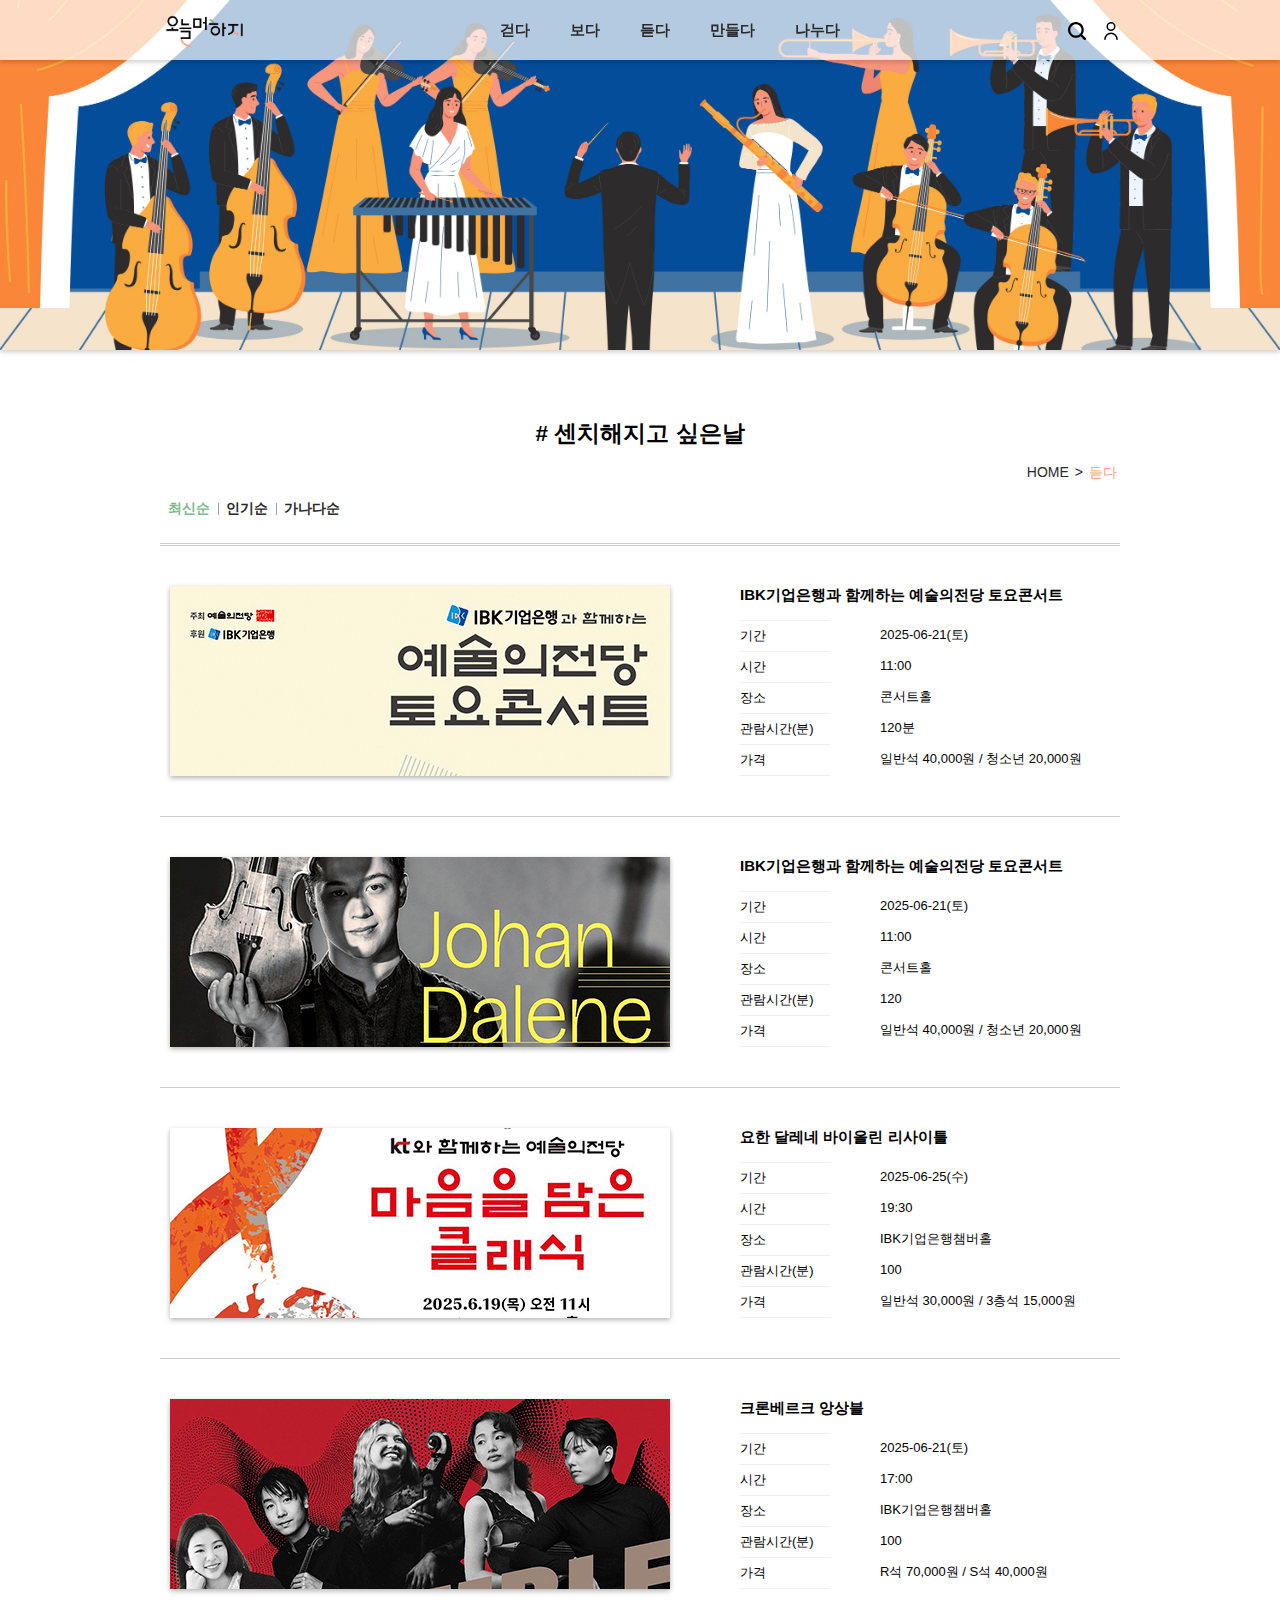
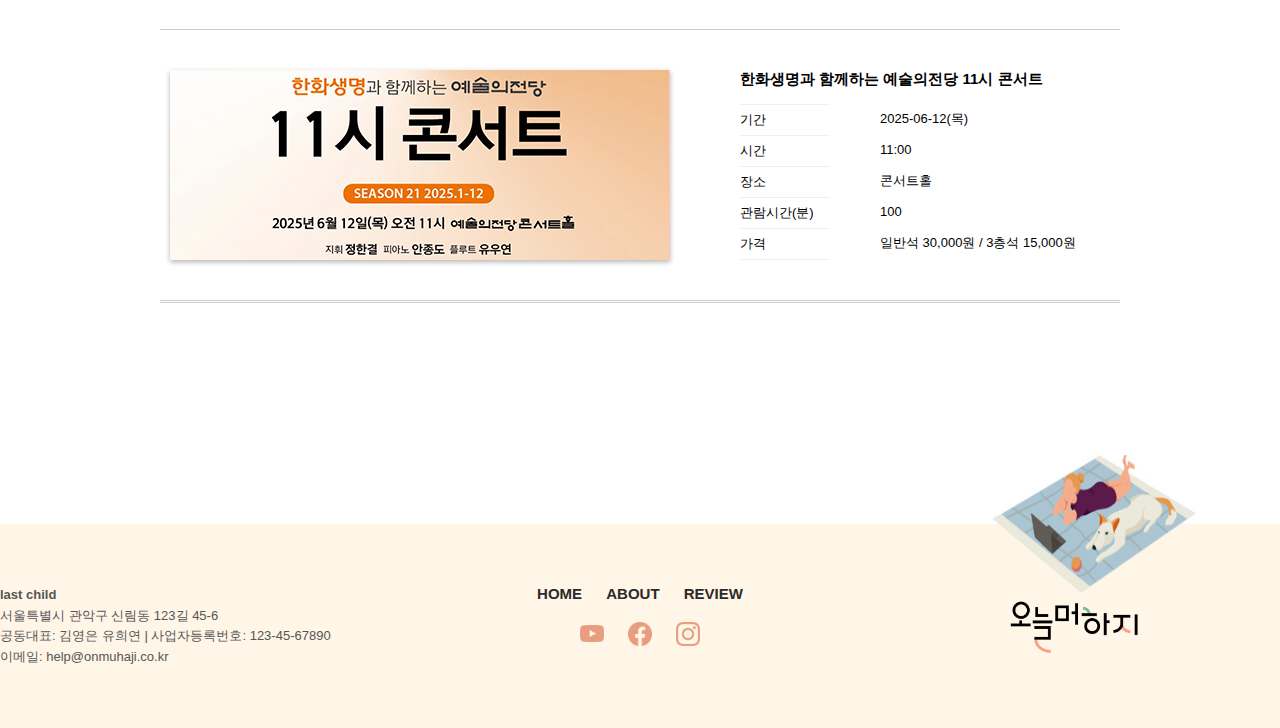
<file: listen.html>
<!DOCTYPE html>
<html lang="ko">
<head>
    <meta charset="UTF-8">
    <meta name="viewport" content="width=device-width, initial-scale=1.0">
    <title>듣다</title>
    <link rel="stylesheet" href="master.css">
</head>
<body class="listen">
    <div id="header">
        <div class="top-nav"> 
            <h1 title="오늘머하지" class="logo">
                <a href="index.html"><img src="image/logo.png" alt="오늘머하지 로고"></a>
            </h1>
            <nav class="lnb">
                <ul>
                    <li><a href="walk.html">걷다</a></li>
                    <li><a href="see.html">보다</a></li>
                    <li><a href="listen.html">듣다</a></li>
                    <li><a href="make.html">만들다</a></li>
                    <li><a href="share.html">나누다</a></li>
                </ul>
            </nav>
            <div class="btn-area">
                <ul>
                    <li class="search">
                        <a href="#"><img src="image/header-search.svg" alt="검색"></a>
                        <input type="text" class="search-input" placeholder="오늘 머하지?">
                    </li>
                    <li>
                        <a href="#"><img src="image/header-user.svg" alt="로그인" class="login_btn"></a>
                    </li>  
                </ul>         
            </div>
        </div>
    </div> <!-- header end-->
    <div id="banner">
        <img src="image/header-listen.jpg" alt="메인 베너"> 
    </div> <!-- banner end-->
    <div id="page">
        <div class="listenPage">
            <h2># 센치해지고 싶은날</h2>
            <div class="location">
                <ul>
                    <li><a href="index.html">HOME</a></li>
                    <li><a href="#">></a></li>
                    <li><a href="share.html"><span>듣다</span></a></li>
                </ul>
            </div>
            <div class="tabs">
                <ul>
                    <li><a href="#"><span>최신순</span></a></li>
                    <li><a href="#">인기순</a></li>
                    <li><a href="#">가나다순</a></li>
                </ul>
            </div>              
            <ul class="listenList">
                <li class="listenItem">
                    <a href="#">
                        <img src="image/listen-1.jpg" alt="음악회" class="listImg">
                    </a>    
                    <div class="listInfo">
                        <p class="infoTitle">IBK기업은행과 함께하는 예술의전당 토요콘서트</p>
                        <ul class="infoList">
                            <li><span>기간</span>2025-06-21(토)</li>
                            <li><span>시간</span>11:00</li>
                            <li><span>장소</span>콘서트홀</li>
                            <li><span>관람시간(분)</span>120분</li>
                            <li><span>가격</span>일반석 40,000원 / 청소년 20,000원</li>
                        </ul>
                    </div>
                </li>
                <li class="listenItem">
                    <a href="#">
                        <img src="image/listen-2.jpg" alt="음악회" class="listImg">
                    </a>
                    <div class="listInfo">
                        <p class="infoTitle">IBK기업은행과 함께하는 예술의전당 토요콘서트</p>
                        <ul class="infoList">
                            <li><span>기간</span>2025-06-21(토)</li>
                            <li><span>시간</span>11:00</li>
                            <li><span>장소</span>콘서트홀</li>
                            <li><span>관람시간(분)</span>120</li>
                            <li><span>가격</span>일반석 40,000원 / 청소년 20,000원</li>
                        </ul>
                    </div>
                </li>
                <li class="listenItem">
                    <a href="#">
                        <img src="image/listen-3.jpg" alt="음악회" class="listImg">
                    </a>
                    <div class="listInfo">
                        <p class="infoTitle">요한 달레네 바이올린 리사이틀</p>
                        <ul class="infoList">
                            <li><span>기간</span>2025-06-25(수)</li>
                            <li><span>시간</span>19:30</li>
                            <li><span>장소</span>IBK기업은행챔버홀</li>
                            <li><span>관람시간(분)</span>100</li>
                            <li><span>가격</span>일반석 30,000원 / 3층석 15,000원</li>
                        </ul>
                    </div>
                </li>
                <li class="listenItem">
                    <a href="#">
                        <img src="image/listen-4.jpg" alt="음악회" class="listImg">
                    </a>    
                    <div class="listInfo">
                        <p class="infoTitle">크론베르크 앙상블</p>
                        <ul class="infoList">
                            <li><span>기간</span>2025-06-21(토)</li>
                            <li><span>시간</span>17:00</li>
                            <li><span>장소</span>IBK기업은행챔버홀</li>
                            <li><span>관람시간(분)</span>100</li>
                            <li><span>가격</span>R석 70,000원 / S석 40,000원</li>
                        </ul>
                    </div>
                </li>
                <li class="listenItem">
                    <a href="#">
                        <img src="image/listen-5.jpg" alt="음악회" class="listImg">
                    </a>
                    <div class="listInfo">
                        <p class="infoTitle">한화생명과 함께하는 예술의전당 11시 콘서트</p>
                        <ul class="infoList">
                            <li><span>기간</span>2025-06-12(목)</li>
                            <li><span>시간</span>11:00</li>
                            <li><span>장소</span>콘서트홀</li>
                            <li><span>관람시간(분)</span>100</li>
                            <li><span>가격</span>일반석 30,000원 / 3층석 15,000원</li>
                        </ul>
                    </div>
                </li>            
            </ul>
        </div> <!-- listenPage end-->
    </div>
    <div id="footer">
        <div class="footer-inner">
            <div class="footer-info">
                <p class="company-name"><span>last child</span></p>
                <p class="company-address">서울특별시 관악구 신림동 123길 45-6</p>
                <p class="company-detail">공동대표: 김영은 유희연 | 사업자등록번호: 123-45-67890</p>
                <p class="company-email">이메일: help@onmuhaji.co.kr</p>
            </div>
            <div class="footer-center">
                <div class="footer-nav">
                    <ul class="footer-menu">
                        <li><a href="#">HOME</a></li>
                        <li><a href="#">ABOUT</a></li>
                        <li><a href="review.html">REVIEW</a></li>
                    </ul>
                </div>
                <div class="footer-bottom">
                    <ul class="footer-sns">
                        <li><a href="#"><img src="image/footer-icon-youtube.png" alt="유튜브 아이콘"></a></li>
                        <li><a href="#"><img src="image/footer-icon-facebook.png" alt="페이스북 아이콘"></a></li>                    
                        <li><a href="#"><img src="image/footer-icon-instagram.png" alt="인스타 아이콘"></a></li>
                    </ul>                    
                </div>
            </div>
            <div class="footer-logo-wrap">
                <img src="image/logo.png" alt="오늘머하지 로고" class="footer-logo">
            </div>
        </div> 
    </div> <!--footer end-->
    <button id="goTop">
        <img src="image/up.svg" alt="맨위로">
    </button>    
    <div class="login-back"></div> <!-- login start-->
    <div class="login-page">
        <h3>로그인</h3>
        <form method="post">
            <div class="formsection">
                <label for="uid">아이디</label>
                <input type="text" id="uid" placeholder="아이디" size="10" maxlength="10">
            </div>
            <div class="formsection">
                <label for="upw">비밀번호</label>
                <input type="password" id="upw" placeholder="비밀번호" size="10" maxlength="15">
            </div>
            <div class="formsection">                
                <input type="submit" value="로그인">
            </div>
            <ul class="find">
                <li><a href="#">회원가입</a></li>
                <li><a href="#">아이디/비밀번호 찾기</a></li>
            </ul>
        </form>
    </div> <!-- login end-->         
    <script src="all.js"></script>
</body>
</html>
</file>
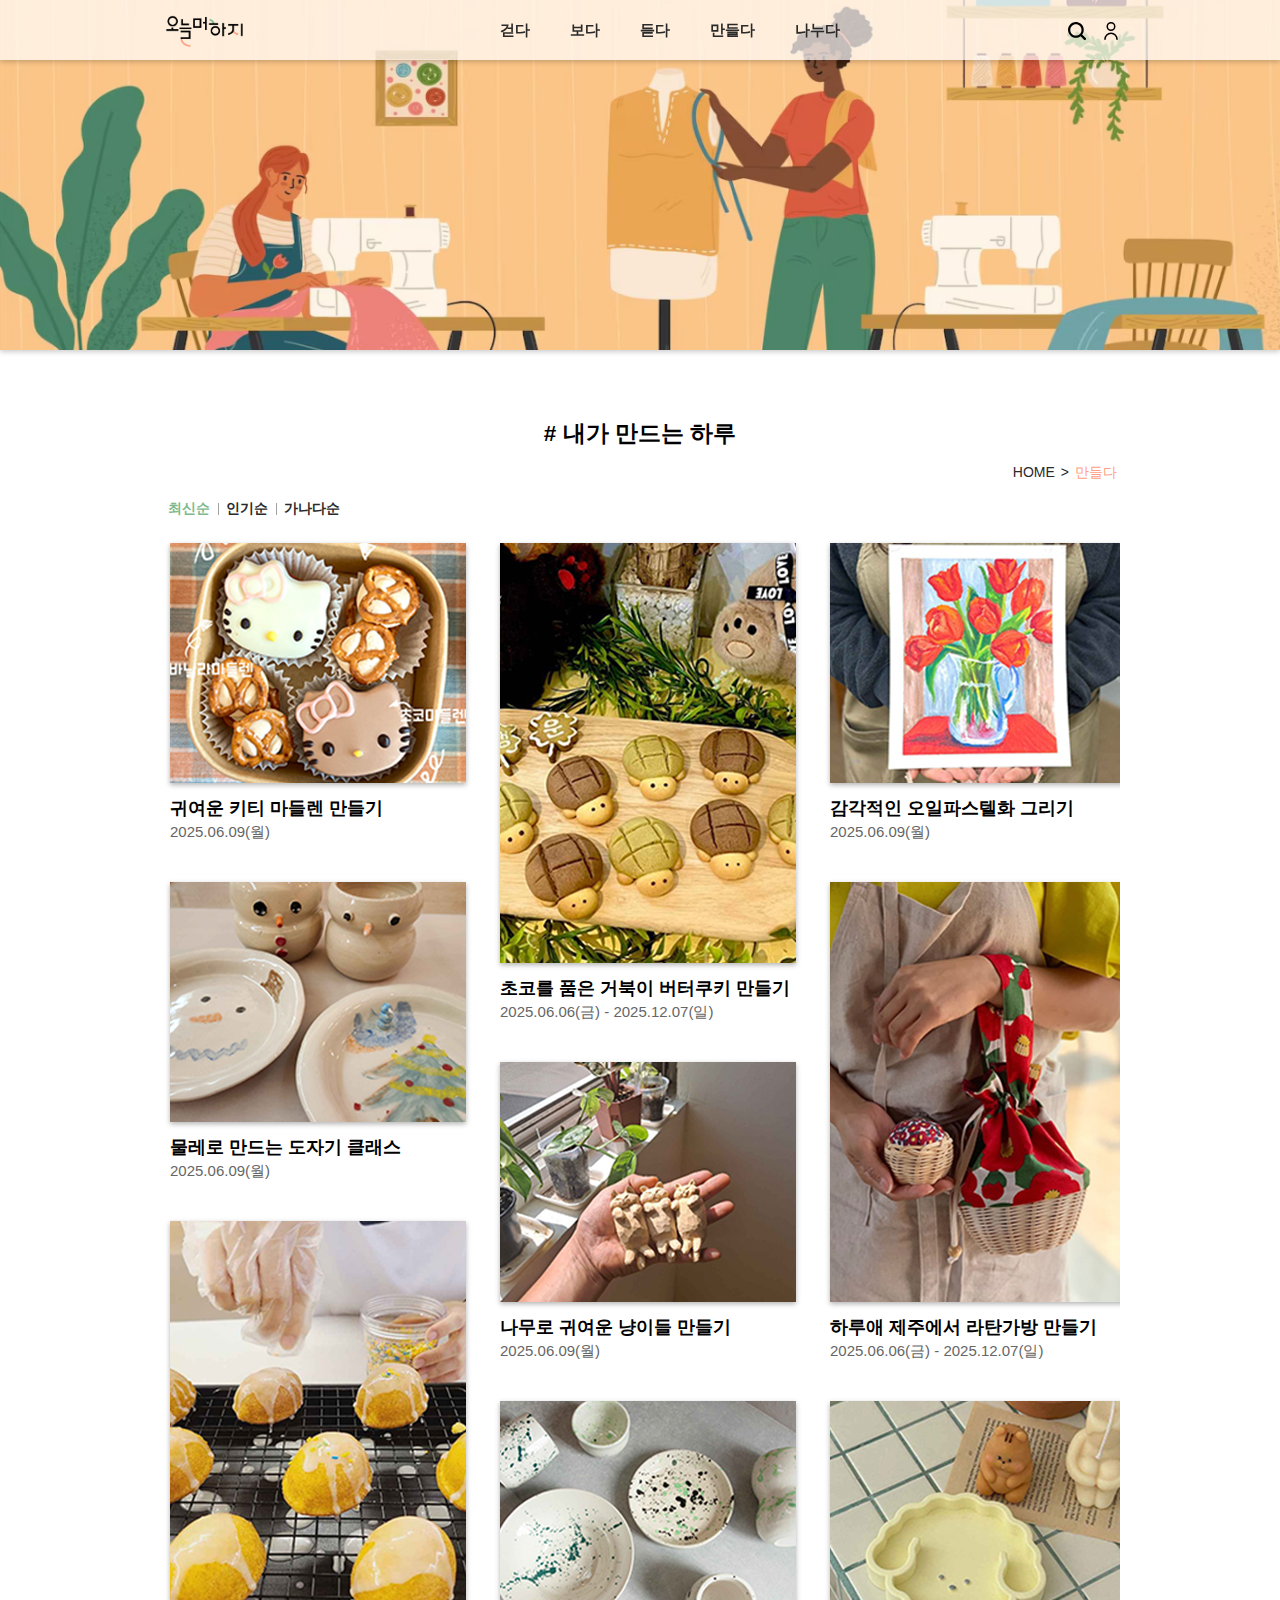
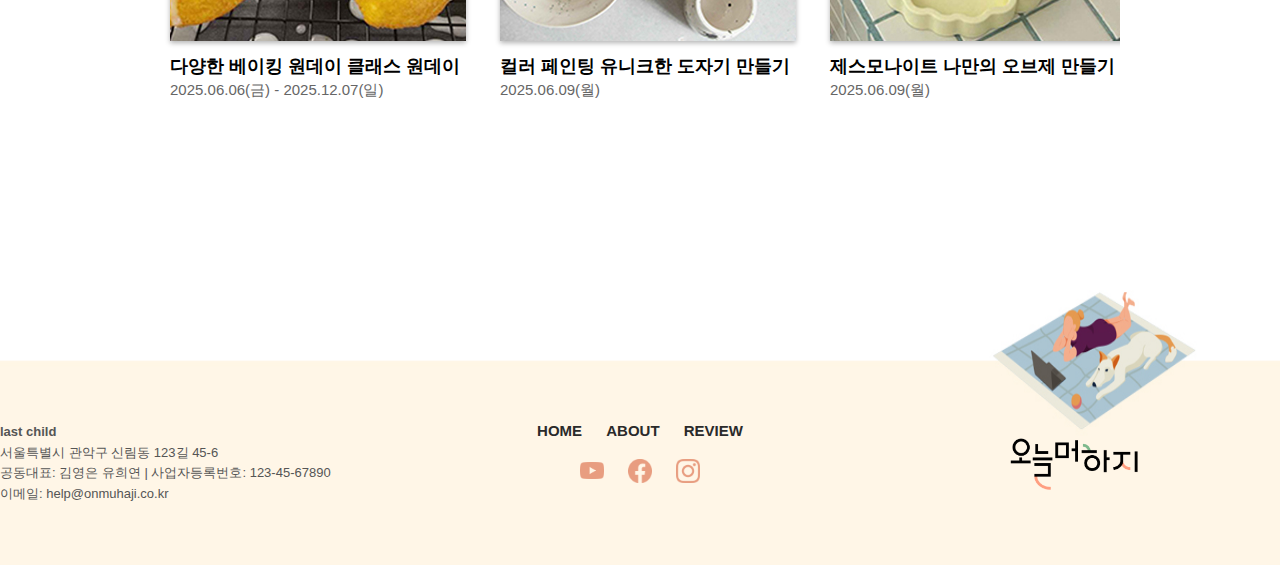
<file: make.html>
<!DOCTYPE html>
<html lang="ko">
<head>
    <meta charset="UTF-8">
    <meta name="viewport" content="width=device-width, initial-scale=1.0">
    <title>만들다</title>
    <link rel="stylesheet" href="master.css">
</head>
<body class="make">
    <div id="header">
        <div class="top-nav"> 
            <h1 title="오늘머하지" class="logo">
                <a href="index.html"><img src="image/logo.png" alt="오늘머하지 로고"></a>
            </h1>
            <nav class="lnb">
                <ul>
                    <li><a href="walk.html">걷다</a></li>
                    <li><a href="see.html">보다</a></li>
                    <li><a href="listen.html">듣다</a></li>
                    <li><a href="make.html">만들다</a></li>
                    <li><a href="share.html">나누다</a></li>
                </ul>
            </nav>
            <div class="btn-area">
                <ul>
                    <li class="search">
                        <a href="#"><img src="image/header-search.svg" alt="검색"></a>
                        <input type="text" class="search-input" placeholder="오늘 머하지?">
                    </li>
                    <li>
                        <a href="#"><img src="image/header-user.svg" alt="로그인" class="login_btn"></a>
                    </li>  
                </ul>         
            </div>
        </div>
    </div> <!-- header end-->
    <div id="banner">
        <img src="image/header-make.png" alt="메인 배너"> 
    </div> <!-- banner end-->
    <div id="page">
        <div class="makePage">
            <h2># 내가 만드는 하루</h2>
            <div class="location">
                <ul>
                    <li><a href="index.html">HOME</a></li>
                    <li><a href="#">></a></li>
                    <li><a href="make.html"><span>만들다</span></a></li>
                </ul>
            </div>
            <div class="tabs">
                <ul>
                    <li><a href="#"><span>최신순</span></a></li>
                    <li><a href="#">인기순</a></li>
                    <li><a href="#">가나다순</a></li>
                </ul>
            </div>
            <div class="makeList">
                <div class="makeInner">
                    <div class="makeLeft">
                        <div class="thumnail">
                            <a href="#">
                                <img src="image/make1.jpg" alt="마들렌 베이킹 클래스" class="short">
                            </a>
                            <p class="title">귀여운 키티 마들렌 만들기</p>
                            <p>2025.06.09(월)</p>
                        </div>
                        <div class="thumnail">
                            <a href="#">
                                <img src="image/make4.jpg" alt="도자기 클래스" class="long">
                            </a>
                            <p class="title">물레로 만드는 도자기 클래스</p>
                            <p>2025.06.09(월)</p>                            
                        </div>
                        <div class="thumnail">
                            <a href="#">
                                <img src="image/make7.jpg" alt="베이킹 원데이" class="long">
                            </a>
                            <p class="title">다양한 베이킹 원데이 클래스 원데이</p>
                            <p>2025.06.06(금) - 2025.12.07(일)</p>                            
                        </div>
                    </div> <!-- makeLeft end -->
                    <div class="makeCenter">
                        <div class="thumnail">
                            <a href="#">
                                <img src="image/make2.jpg" alt="버터쿠키 베이킹 클래스" class="short">
                            </a>
                            <p class="title">초코를 품은 거북이 버터쿠키 만들기</p>
                            <p>2025.06.06(금) - 2025.12.07(일)</p>                            
                        </div>
                        <div class="thumnail">
                            <a href="#">
                                <img src="image/make5.jpg" alt="고양이 나무 만들기" class="short">
                            </a>
                            <p class="title">나무로 귀여운 냥이들 만들기</p>
                            <p>2025.06.09(월)</p>                            
                        </div>
                        <div class="thumnail">
                            <a href="#">
                                <img src="image/make8.jpg" alt="액션 페인팅" class="short">
                            </a>
                            <p class="title">컬러 페인팅 유니크한 도자기 만들기</p>
                            <p>2025.06.09(월)</p>                            
                        </div>
                    </div> <!-- makeCenter end -->
                </div> <!-- makeInner end -->
                <div class="makeLight">
                    <div class="thumnail">
                        <a href="#">
                            <img src="image/make3.jpg" alt="오일파스텔화 클래스" class="short">
                        </a>
                        <p class="title">감각적인 오일파스텔화 그리기</p>
                        <p>2025.06.09(월)</p>                        
                    </div>
                    <div class="thumnail">
                        <a href="#">
                            <img src="image/make6.jpeg" alt="라탄가방 만들기" class="long">
                        </a>
                        <p class="title">하루애 제주에서 라탄가방 만들기</p>
                        <p>2025.06.06(금) - 2025.12.07(일)</p>                    
                    </div>
                    <div class="thumnail">
                        <a href="#">
                            <img src="image/make9.jpg" alt="제스모나이트 오브제" class="short">
                        </a>
                        <p class="title">제스모나이트 나만의 오브제 만들기</p>
                        <p>2025.06.09(월)</p>                    
                    </div>
                </div> <!-- makeLight end -->
            </div> <!-- makeList end -->
        </div> <!-- makePage end -->
    </div>
    <div id="footer">
        <div class="footer-inner">
            <div class="footer-info">
                <p class="company-name"><span>last child</span></p>
                <p class="company-address">서울특별시 관악구 신림동 123길 45-6</p>
                <p class="company-detail">공동대표: 김영은 유희연 | 사업자등록번호: 123-45-67890</p>
                <p class="company-email">이메일: help@onmuhaji.co.kr</p>
            </div>
            <div class="footer-center">
                <div class="footer-nav">
                    <ul class="footer-menu">
                        <li><a href="#">HOME</a></li>
                        <li><a href="#">ABOUT</a></li>
                        <li><a href="review.html">REVIEW</a></li>
                    </ul>
                </div>
                <div class="footer-bottom">
                    <ul class="footer-sns">
                        <li><a href="#"><img src="image/footer-icon-youtube.png" alt="유튜브 아이콘"></a></li>
                        <li><a href="#"><img src="image/footer-icon-facebook.png" alt="페이스북 아이콘"></a></li>                    
                        <li><a href="#"><img src="image/footer-icon-instagram.png" alt="인스타 아이콘"></a></li>
                    </ul>                    
                </div>
            </div>
            <div class="footer-logo-wrap">
                <img src="image/logo.png" alt="오늘머하지 로고" class="footer-logo">
            </div>
        </div> 
    </div> <!--footer end-->
    <button id="goTop">
        <img src="image/up.svg" alt="맨위로">
    </button>    
    <div class="login-back"></div> <!-- login start-->
    <div class="login-page">
        <h3>로그인</h3>
        <form method="post">
            <div class="formsection">
                <label for="uid">아이디</label>
                <input type="text" id="uid" placeholder="아이디" size="10" maxlength="10">
            </div>
            <div class="formsection">
                <label for="upw">비밀번호</label>
                <input type="password" id="upw" placeholder="비밀번호" size="10" maxlength="15">
            </div>
            <div class="formsection">                
                <input type="submit" value="로그인">
            </div>
            <ul class="find">
                <li><a href="#">회원가입</a></li>
                <li><a href="#">아이디/비밀번호 찾기</a></li>
            </ul>
        </form>
    </div> <!-- login end-->      
    <script src="all.js"></script>
</body>
</html>
</file>
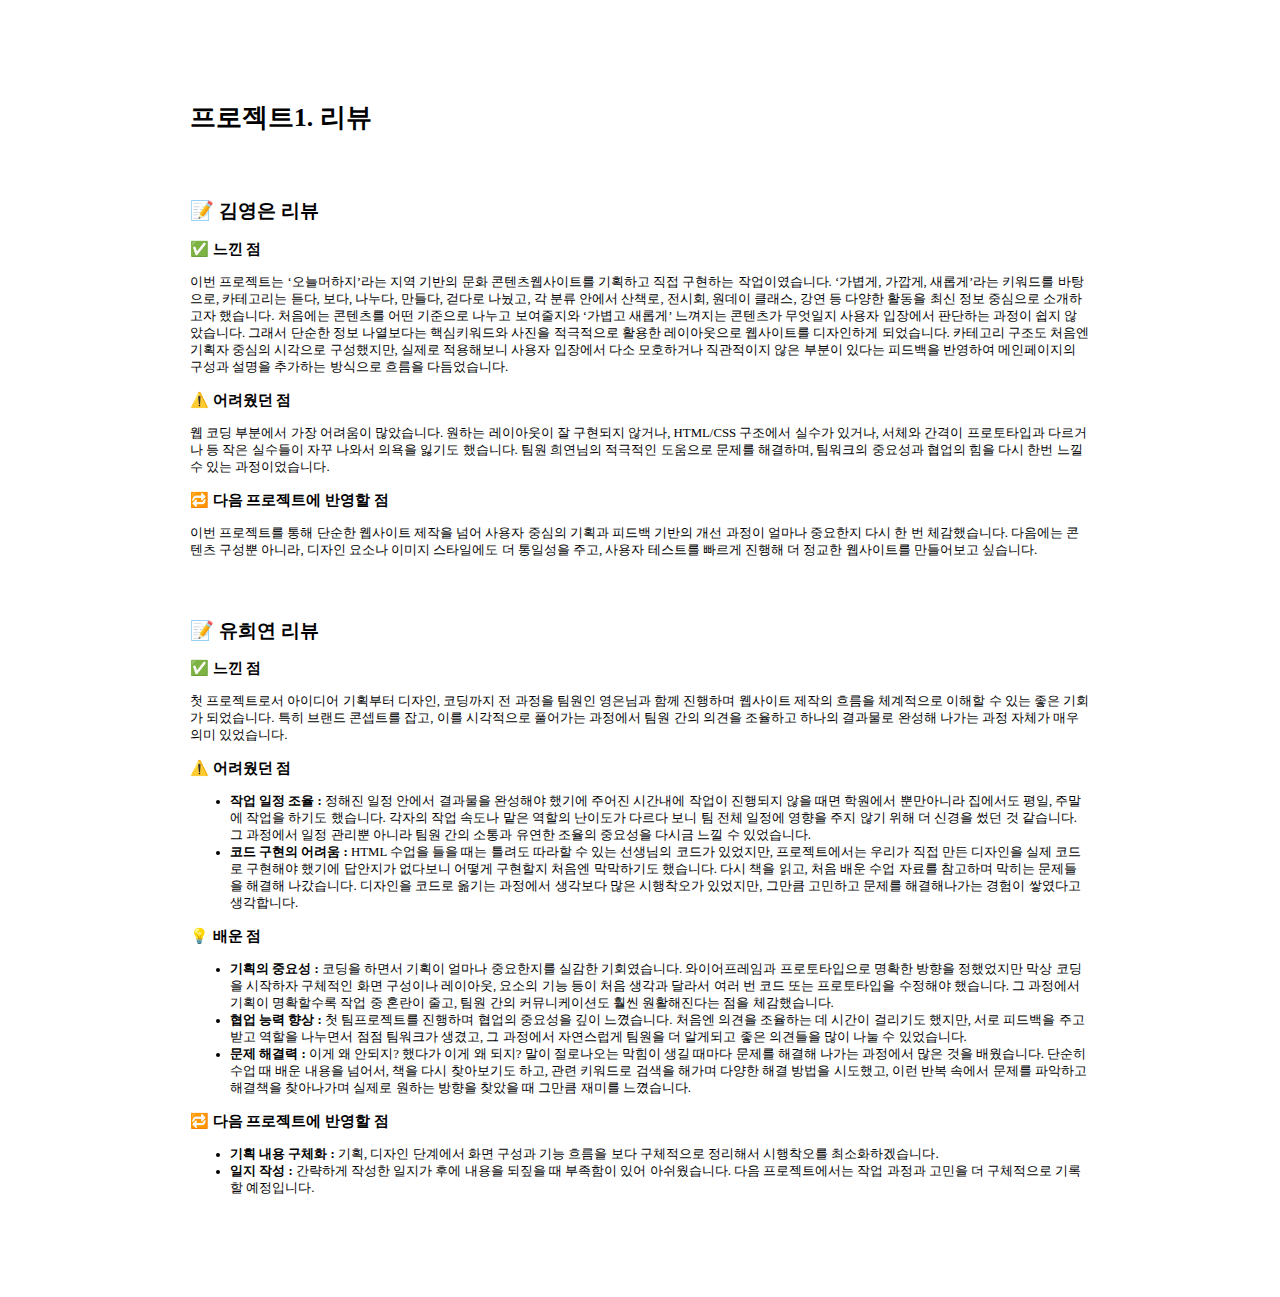
<file: review.html>
<!DOCTYPE html>
<html lang="ko">
<head>
    <meta charset="UTF-8">
    <meta name="viewport" content="width=device-width, initial-scale=1.0">
    <title>Document</title>
</head>
<style>
    body{
        width: 900px;
        margin: 100px auto;
        font-size: 80%;
    }
    .review{
        padding: 30px 0;
    }
</style>
<body>
<h1>프로젝트1. 리뷰</h1>
<div class="review">
    <h2>📝 김영은 리뷰</h2>
    <h3>✅ 느낀 점</h3>
        <p>
            이번 프로젝트는 ‘오늘머하지’라는 지역 기반의 문화 콘텐츠웹사이트를 기획하고 직접 구현하는 작업이였습니다.
            ‘가볍게, 가깝게, 새롭게’라는 키워드를 바탕으로, 카테고리는 듣다, 보다, 나누다, 만들다, 걷다로 나눴고, 각 분류 안에서 산책로, 전시회, 원데이 클래스, 강연 등 다양한 활동을 최신 정보 중심으로 소개하고자 했습니다.

            처음에는 콘텐츠를 어떤 기준으로 나누고 보여줄지와 ‘가볍고 새롭게’ 느껴지는 콘텐츠가 무엇일지 사용자 입장에서 판단하는 과정이 쉽지 않았습니다. 그래서 단순한 정보 나열보다는 핵심키워드와 사진을 적극적으로 활용한 레이아웃으로 웹사이트를 디자인하게 되었습니다. 카테고리 구조도 처음엔 기획자 중심의 시각으로 구성했지만, 실제로 적용해보니 사용자 입장에서 다소 모호하거나 직관적이지 않은 부분이 있다는 피드백을 반영하여 메인페이지의 구성과 설명을 추가하는 방식으로 흐름을 다듬었습니다.
        </p>
    <h3>⚠️ 어려웠던 점</h3>
        <p>
            웹 코딩 부분에서 가장 어려움이 많았습니다. 원하는 레이아웃이 잘 구현되지 않거나, HTML/CSS 구조에서 실수가 있거나, 서체와 간격이 프로토타입과 다르거나 등 작은 실수들이 자꾸 나와서 의욕을 잃기도 했습니다. 팀원 희연님의 적극적인 도움으로 문제를 해결하며, 팀워크의 중요성과 협업의 힘을 다시 한번 느낄 수 있는 과정이었습니다.
        </p>
    
    <h3>🔁 다음 프로젝트에 반영할 점</h3>    
        <p>
            이번 프로젝트를 통해 단순한 웹사이트 제작을 넘어 사용자 중심의 기획과 피드백 기반의 개선 과정이 얼마나 중요한지 다시 한 번 체감했습니다. 다음에는 콘텐츠 구성뿐 아니라, 디자인 요소나 이미지 스타일에도 더 통일성을 주고, 사용자 테스트를 빠르게 진행해 더 정교한 웹사이트를 만들어보고 싶습니다.
        </p>        
</div>
<div>        
    <h2>📝 유희연 리뷰</h2>
    <h3>✅ 느낀 점</h3>
        <p>
            첫 프로젝트로서 아이디어 기획부터 디자인, 코딩까지 전 과정을 팀원인 영은님과 함께 진행하며
            웹사이트 제작의 흐름을 체계적으로 이해할 수 있는 좋은 기회가 되었습니다. 
            특히 브랜드 콘셉트를 잡고, 이를 시각적으로 풀어가는 과정에서 
            팀원 간의 의견을 조율하고 하나의 결과물로 완성해 나가는 과정 자체가 매우 의미 있었습니다.
        </p>
    <h3>⚠️ 어려웠던 점</h3>
        <ul>
            <li>
                <strong>작업 일정 조율 :</strong> 
                정해진 일정 안에서 결과물을 완성해야 했기에 주어진 시간내에 작업이 진행되지 않을 때면 학원에서 뿐만아니라 집에서도 평일, 주말에 작업을 하기도 했습니다. 
                각자의 작업 속도나 맡은 역할의 난이도가 다르다 보니 팀 전체 일정에 영향을 주지 않기 위해 더 신경을 썼던 것 같습니다.
                그 과정에서 일정 관리뿐 아니라 팀원 간의 소통과 유연한 조율의 중요성을 다시금 느낄 수 있었습니다.
            </li>
            <li>
                <strong>코드 구현의 어려움 :</strong> 
                HTML 수업을 들을 때는 틀려도 따라할 수 있는 선생님의 코드가 있었지만,
                프로젝트에서는 우리가 직접 만든 디자인을 실제 코드로 구현해야 했기에 답안지가 없다보니 어떻게 구현할지 처음엔 막막하기도 했습니다.
                다시 책을 읽고, 처음 배운 수업 자료를 참고하며 막히는 문제들을 해결해 나갔습니다.
                디자인을 코드로 옮기는 과정에서 생각보다 많은 시행착오가 있었지만, 그만큼 고민하고 문제를 해결해나가는 경험이 쌓였다고 생각합니다.
            </li>
        </ul>
    <h3>💡 배운 점</h3>
        <ul>
            <li>
                <strong>기획의 중요성 :</strong> 
                코딩을 하면서 기획이 얼마나 중요한지를 실감한 기회였습니다.
                와이어프레임과 프로토타입으로 명확한 방향을 정했었지만 막상 코딩을 시작하자 구체적인 화면 구성이나 레이아웃, 요소의 기능 등이 처음 생각과 달라서 여러 번 코드 또는 프로토타입을 수정해야 했습니다. 
                그 과정에서 기획이 명확할수록 작업 중 혼란이 줄고, 팀원 간의 커뮤니케이션도 훨씬 원활해진다는 점을 체감했습니다.
            </li>
            <li>
                <strong>협업 능력 향상 :</strong> 
                첫 팀프로젝트를 진행하며 협업의 중요성을 깊이 느꼈습니다.
                처음엔 의견을 조율하는 데 시간이 걸리기도 했지만, 서로 피드백을 주고받고 역할을 나누면서 점점 팀워크가 생겼고, 그 과정에서 자연스럽게 팀원을 더 알게되고 좋은 의견들을 많이 나눌 수 있었습니다.
            </li>
            <li>
                <strong>문제 해결력 :</strong> 
                이게 왜 안되지? 했다가 이게 왜 되지? 말이 절로나오는 막힘이 생길 때마다 문제를 해결해 나가는 과정에서 많은 것을 배웠습니다.
                단순히 수업 때 배운 내용을 넘어서, 책을 다시 찾아보기도 하고, 관련 키워드로 검색을 해가며 다양한 해결 방법을 시도했고, 이런 반복 속에서 문제를 파악하고 해결책을 찾아나가며 실제로 원하는 방향을 찾았을 때 그만큼 재미를 느꼈습니다. 
            </li>
        </ul>
    <h3>🔁 다음 프로젝트에 반영할 점</h3>
        <ul>
            <li>
                <strong>기획 내용 구체화 :</strong> 
                기획, 디자인 단계에서 화면 구성과 기능 흐름을 보다 구체적으로 정리해서 시행착오를 최소화하겠습니다.
            </li>
            <li>
                <strong>일지 작성 :</strong> 
                간략하게 작성한 일지가 후에 내용을 되짚을 때 부족함이 있어 아쉬웠습니다. 다음 프로젝트에서는 작업 과정과 고민을 더 구체적으로 기록할 예정입니다.
            </li>
        </ul>
</div>
</body>
</html>
</file>
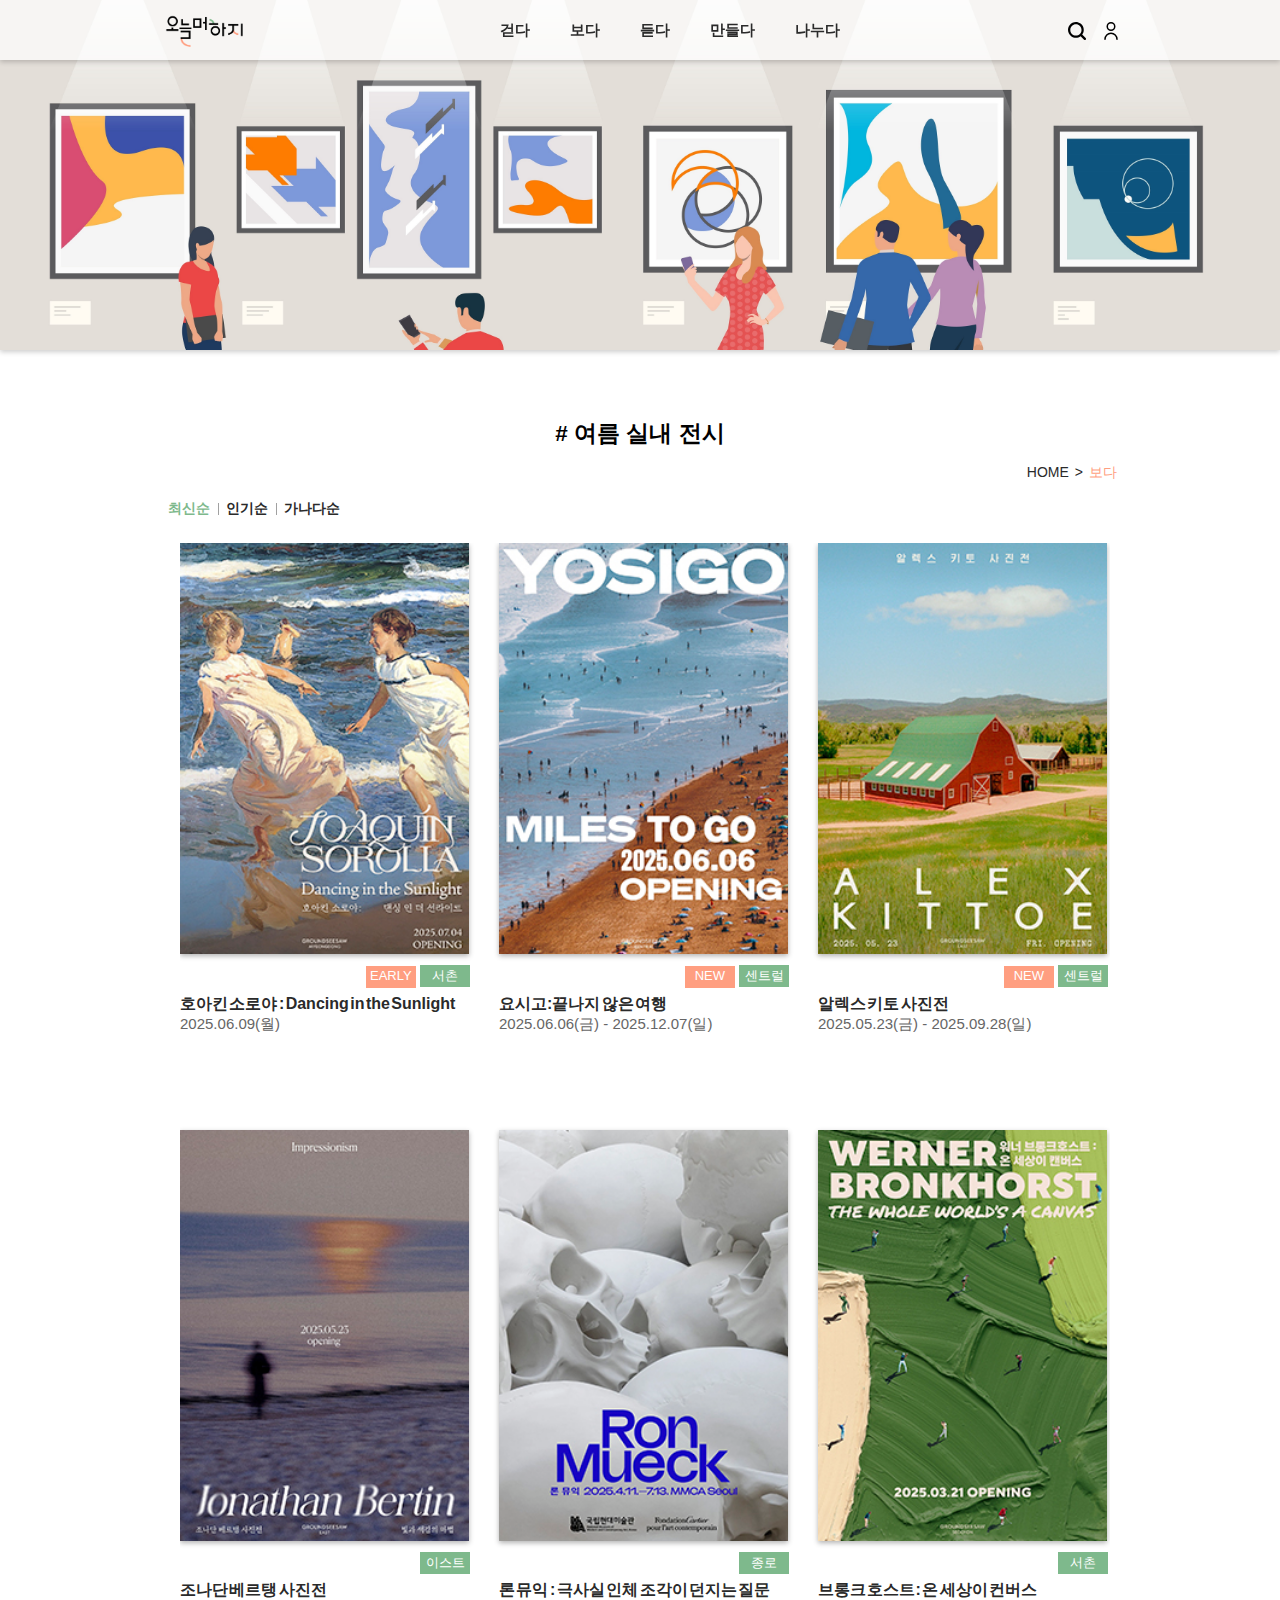
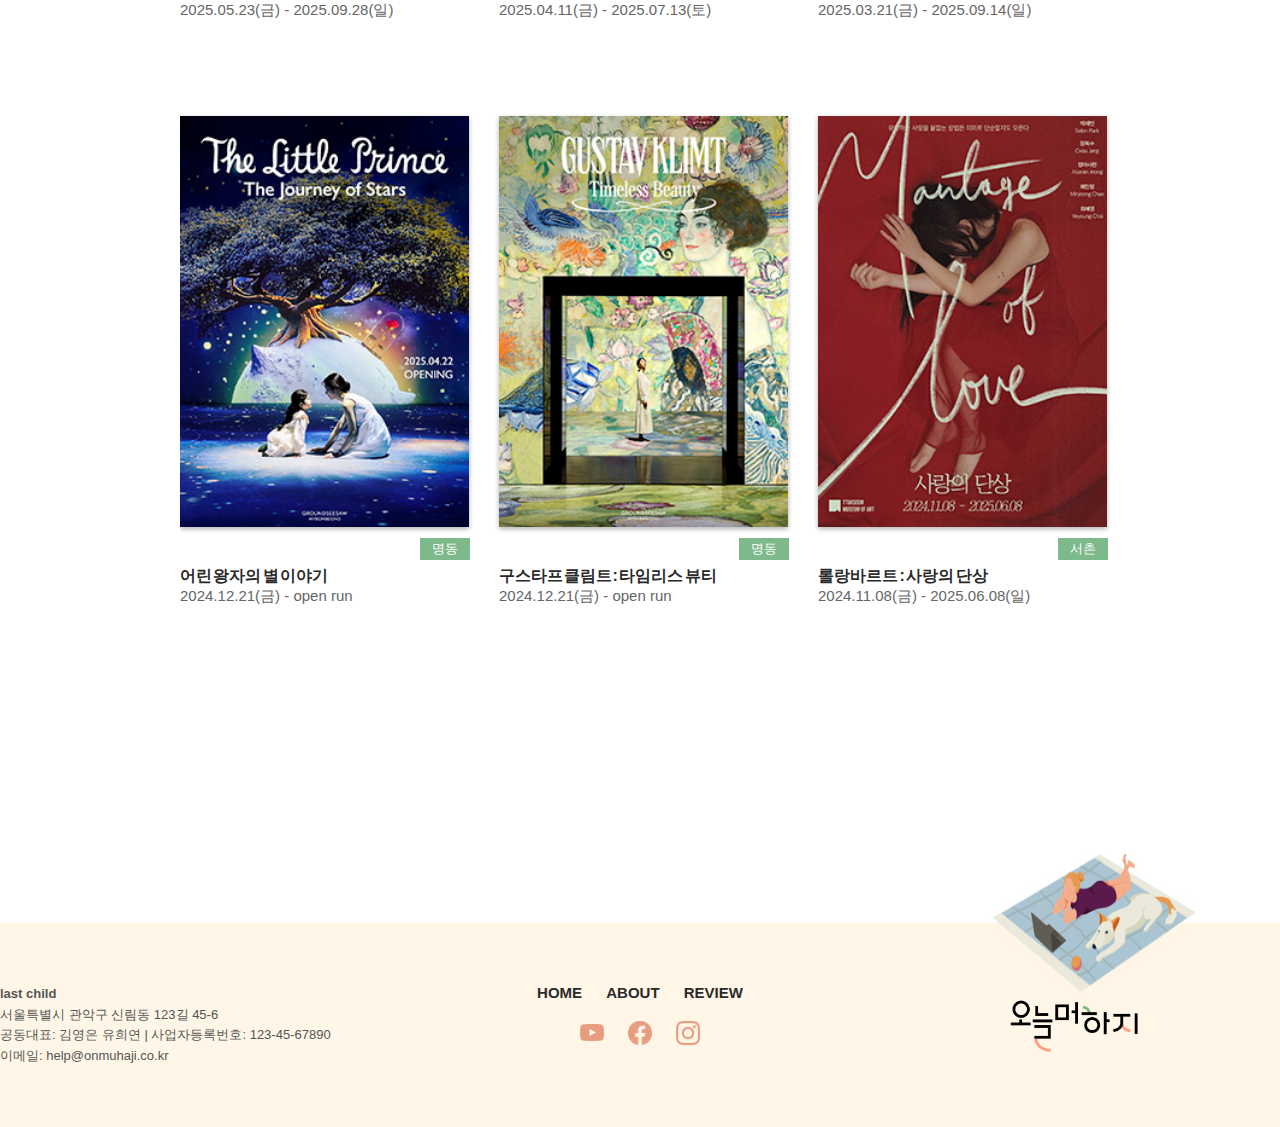
<file: see.html>
<!DOCTYPE html>
<html lang="ko">
<head>
    <meta charset="UTF-8">
    <meta name="viewport" content="width=device-width, initial-scale=1.0">
    <title>보다</title>
    <link rel="stylesheet" href="master.css">
</head>
<body class="see">
    <div id="header">
        <div class="top-nav"> 
            <h1 title="오늘머하지" class="logo">
                <a href="index.html"><img src="image/logo.png" alt="오늘머하지 로고"></a>
            </h1>
            <nav class="lnb">
                <ul>
                    <li><a href="walk.html">걷다</a></li>
                    <li><a href="see.html">보다</a></li>
                    <li><a href="listen.html">듣다</a></li>
                    <li><a href="make.html">만들다</a></li>
                    <li><a href="share.html">나누다</a></li>
                </ul>
            </nav>
            <div class="btn-area">
                <ul>
                    <li class="search">
                        <a href="#"><img src="image/header-search.svg" alt="검색"></a>
                        <input type="text" class="search-input" placeholder="오늘 머하지?">
                    </li>
                    <li>
                        <a href="#"><img src="image/header-user.svg" alt="로그인" class="login_btn"></a>
                    </li>  
                </ul>         
            </div>
        </div>
    </div> <!-- header end-->
    <div id="banner">
        <img src="image/header-see.jpg" alt="메인 베너"> 
    </div> <!-- banner end-->
    <div id="page">
        <div class="seePage">
            <h2># 여름 실내 전시</h2>
            <div class="location">
                <ul>
                    <li><a href="index.html">HOME</a></li>
                    <li><a href="#">></a></li>
                    <li><a href="see.html"><span>보다</span></a></li>
                </ul>
            </div>
            <div class="tabs">
                <ul>
                    <li><a href="#"><span>최신순</span></a></li>
                    <li><a href="#">인기순</a></li>
                    <li><a href="#">가나다순</a></li>
                </ul>
            </div>
            <div class="seeList">                
                <div class="photoGallery">
                    <div class="thumnail">
                        <a href="#">
                            <img src="image/see-1.jpg" alt="Joaquin sorolla">
                        </a>    
                        <div class="box-wrap">
                            <div class="box1"><span>EARLY</span></div>
                            <div class="box2"><span>서촌</span></div>                        
                        </div>                    
                        <a href="#"><p class="thumnailTitle">호아킨 소로야 : Dancing in the Sunlight</p></a>
                        <p class="thumnailDay">2025.06.09(월)</p>
                    </div>                  
                    <div class="thumnail">
                        <a href="#">
                            <img src="image/see-2.jpg" alt="Yosigo">
                        </a>    
                        <div class="box-wrap">
                            <div class="box1"><span>NEW</span></div>
                            <div class="box2"><span>센트럴</span></div>                        
                        </div>            
                        <a href="#"><p class="thumnailTitle">요시고:끝나지 않은 여행</p></a>
                        <p class="thumnailDay">2025.06.06(금) - 2025.12.07(일)</p>
                    </div>
                    <div class="thumnail">
                        <a href="#">
                            <img src="image/see-3.jpg" alt="Alex">
                        </a>    
                        <div class="box-wrap">
                            <div class="box1"><span>NEW</span></div>
                            <div class="box2"><span>센트럴</span></div>                        
                        </div>                
                        <a href="#"><p class="thumnailTitle">알렉스 키토 사진전</p></a>
                        <p class="thumnailDay">2025.05.23(금) - 2025.09.28(일)</p>
                    </div>
                    <div class="thumnail">
                        <a href="#">
                            <img src="image/see-4.jpg" alt="Jonathan Bertin">
                        </a>
                        <div class="box-wrap">
                            <div class="box2"><span>이스트</span></div>                        
                        </div>                      
                        <a href="#"><p class="thumnailTitle">조나단 베르탱 사진전</p></a>
                        <p class="thumnailDay">2025.05.23(금) - 2025.09.28(일)</p>
                    </div>
                    <div class="thumnail">
                        <a href="#">
                            <img src="image/see-5.jpg" alt="Ron Mueck">
                        </a>
                        <div class="box-wrap">
                            <div class="box2"><span>종로</span></div>                        
                        </div>                      
                        <a href="#"><p class="thumnailTitle">론 뮤익 : 극사실 인체 조각이 던지는 질문</p></a>
                        <p class="thumnailDay">2025.04.11(금) - 2025.07.13(토)</p>
                    </div>
                    <div class="thumnail">
                        <a href="#">
                            <img src="image/see-6.jpg" alt="Werner Bronkhorst">
                        </a>
                        <div class="box-wrap">
                            <div class="box2"><span>서촌</span></div>                        
                        </div>                        
                        <a href="#"><p class="thumnailTitle">브롱크 호스트: 온 세상이 컨버스</p></a>
                        <p class="thumnailDay">2025.03.21(금) - 2025.09.14(일)</p>
                    </div>
                    <div class="thumnail">
                        <a href="#">
                            <img src="image/see-7.jpg" alt="The little prince">
                        </a>
                        <div class="box-wrap">
                            <div class="box2"><span>명동</span></div>                        
                        </div>                        
                        <a href="#"><p class="thumnailTitle">어린 왕자의 별 이야기</p></a>
                        <p class="thumnailDay">2024.12.21(금) - open run</p>
                    </div>
                    <div class="thumnail">
                        <a href="#">
                            <img src="image/see-8.jpg" alt="Gustav Klimt">
                        </a>
                        <div class="box-wrap">
                            <div class="box2"><span>명동</span></div>                        
                        </div>                      
                        <a href="#"><p class="thumnailTitle">구스타프 클림트: 타임리스 뷰티</p></a>
                        <p class="thumnailDay">2024.12.21(금) - open run</p>
                    </div>
                    <div class="thumnail">
                        <a href="#">
                            <img src="image/see-9.jpg" alt="Roland Barthes">
                        </a>
                        <div class="box-wrap">
                            <div class="box2"><span>서촌</span></div>                        
                        </div>                      
                        <a href="#"><p class="thumnailTitle">롤랑바르트 : 사랑의 단상</p></a>
                        <p class="thumnailDay">2024.11.08(금) - 2025.06.08(일)</p>
                    </div>
                </div>
            </div>    
        </div> <!-- seePage end-->      
    </div> <!-- page end-->  
    <div id="footer">
        <div class="footer-inner">
            <div class="footer-info">
                <p class="company-name"><span>last child</span></p>
                <p class="company-address">서울특별시 관악구 신림동 123길 45-6</p>
                <p class="company-detail">공동대표: 김영은 유희연 | 사업자등록번호: 123-45-67890</p>
                <p class="company-email">이메일: help@onmuhaji.co.kr</p>
            </div>
            <div class="footer-center">
                <div class="footer-nav">
                    <ul class="footer-menu">
                        <li><a href="#">HOME</a></li>
                        <li><a href="#">ABOUT</a></li>
                        <li><a href="review.html">REVIEW</a></li>
                    </ul>
                </div>
                <div class="footer-bottom">
                    <ul class="footer-sns">
                        <li><a href="#"><img src="image/footer-icon-youtube.png" alt="유튜브 아이콘"></a></li>
                        <li><a href="#"><img src="image/footer-icon-facebook.png" alt="페이스북 아이콘"></a></li>                    
                        <li><a href="#"><img src="image/footer-icon-instagram.png" alt="인스타 아이콘"></a></li>
                    </ul>                    
                </div>
            </div>
            <div class="footer-logo-wrap">
                <img src="image/logo.png" alt="오늘머하지 로고" class="footer-logo">
            </div>
        </div> 
    </div> <!--footer end--> 
    <button id="goTop">
        <img src="image/up.svg" alt="맨위로">
    </button>   
    <div class="login-back"></div> <!-- login start-->
    <div class="login-page">
        <h3>로그인</h3>
        <form method="post">
            <div class="formsection">
                <label for="uid">아이디</label>
                <input type="text" id="uid" placeholder="아이디" size="10" maxlength="10">
            </div>
            <div class="formsection">
                <label for="upw">비밀번호</label>
                <input type="password" id="upw" placeholder="비밀번호" size="10" maxlength="15">
            </div>
            <div class="formsection">                
                <input type="submit" value="로그인">
            </div>
            <ul class="find">
                <li><a href="#">회원가입</a></li>
                <li><a href="#">아이디/비밀번호 찾기</a></li>
            </ul>
        </form>
    </div> <!-- login end-->      
    <script src="all.js"></script>
</body>
</html>
</file>
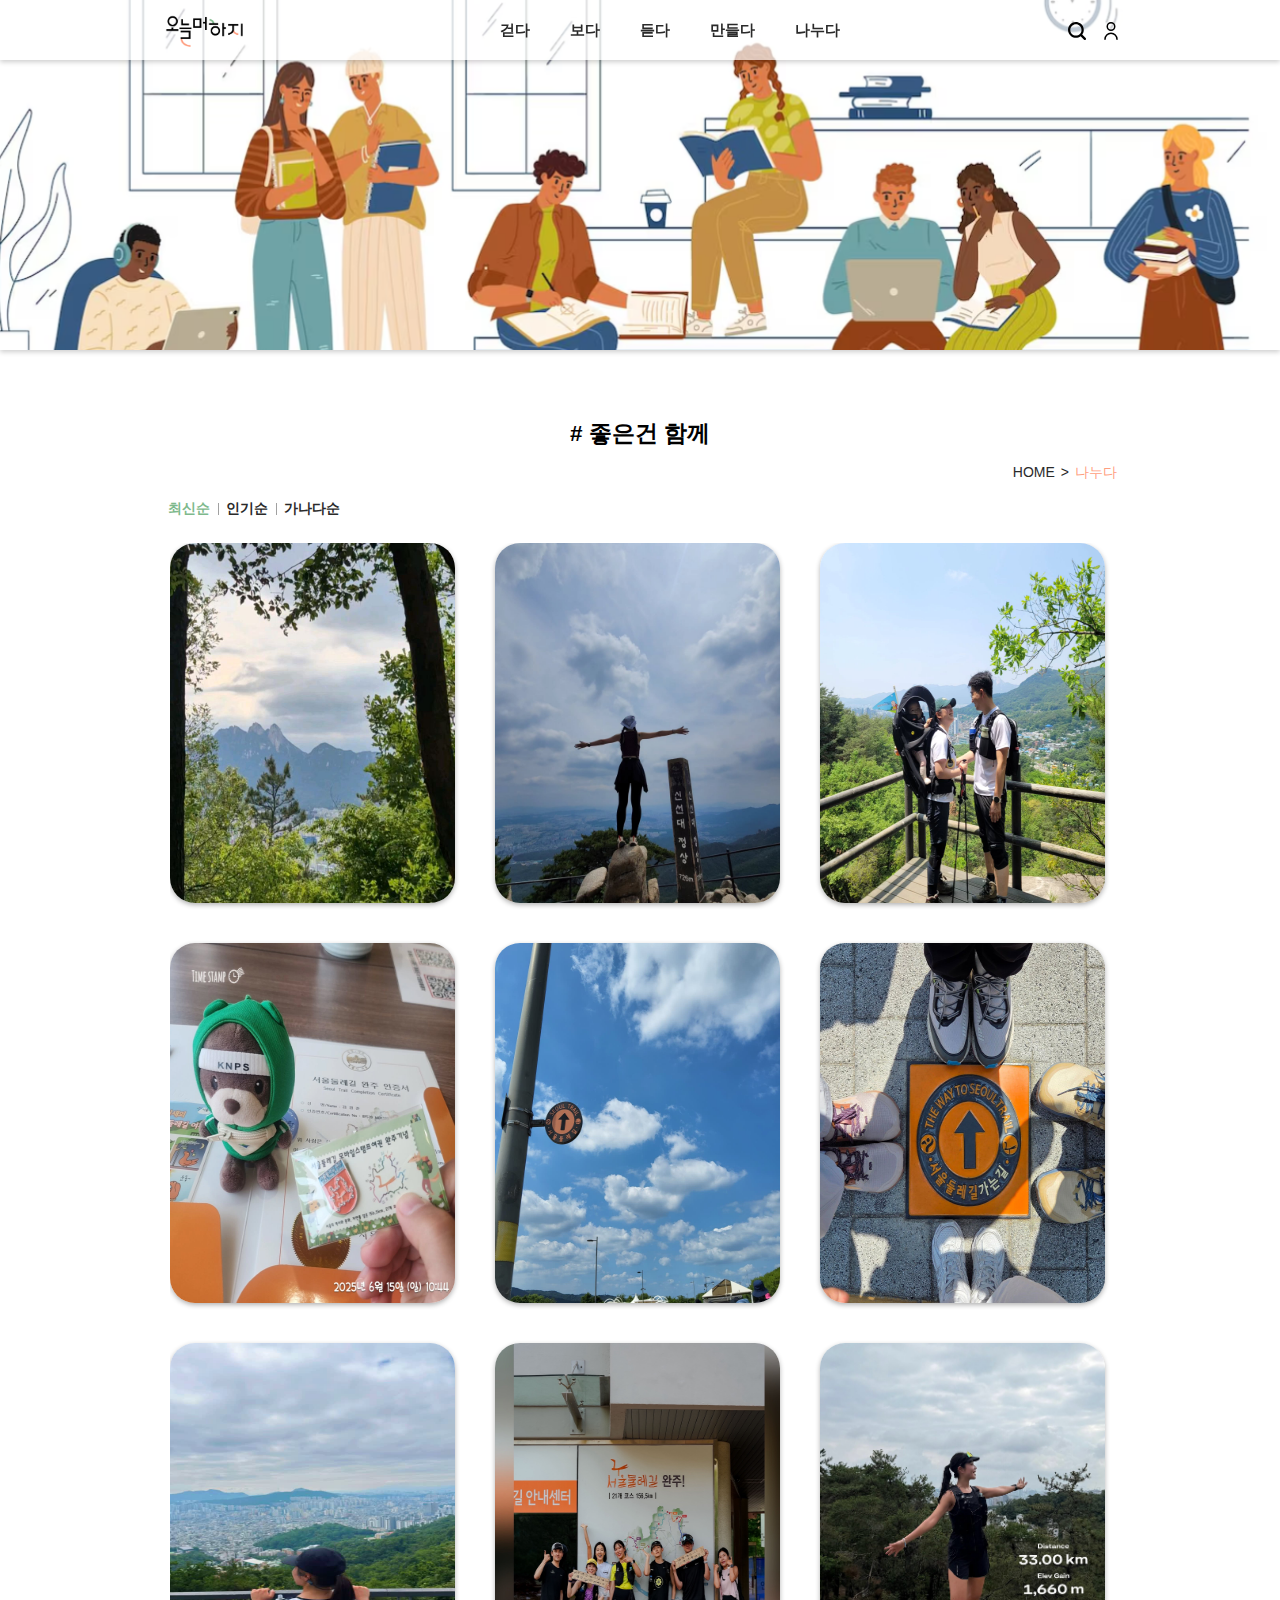
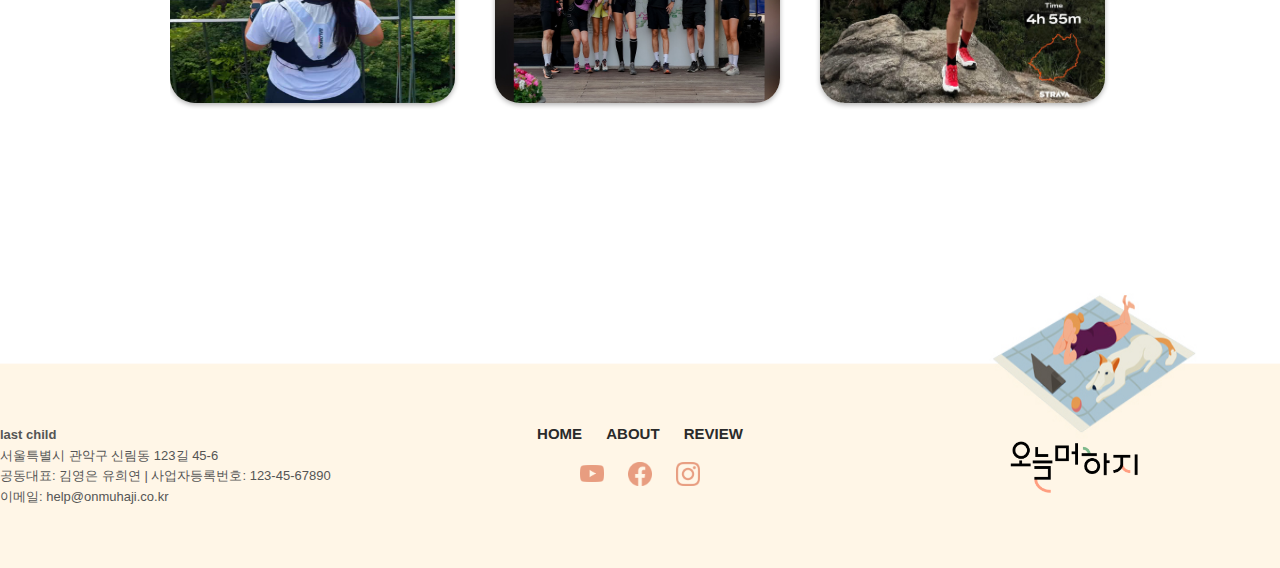
<file: share.html>
<!DOCTYPE html>
<html lang="ko">
<head>
    <meta charset="UTF-8">
    <meta name="viewport" content="width=device-width, initial-scale=1.0">
    <title>나누다</title>
    <link rel="stylesheet" href="master.css">
</head>
<body class="share">
    <div id="header">
        <div class="top-nav"> 
            <h1 title="오늘머하지" class="logo">
                <a href="index.html"><img src="image/logo.png" alt="오늘머하지 로고"></a>
            </h1>
            <nav class="lnb">
                <ul>
                    <li><a href="walk.html">걷다</a></li>
                    <li><a href="see.html">보다</a></li>
                    <li><a href="listen.html">듣다</a></li>
                    <li><a href="make.html">만들다</a></li>
                    <li><a href="share.html">나누다</a></li>
                </ul>
            </nav>
            <div class="btn-area">
                <ul>
                    <li class="search">
                        <a href="#"><img src="image/header-search.svg" alt="검색"></a>
                        <input type="text" class="search-input" placeholder="오늘 머하지?">
                    </li>
                    <li>
                        <a href="#"><img src="image/header-user.svg" alt="로그인" class="login_btn"></a>
                    </li>  
                </ul>         
            </div>
        </div>
    </div> <!-- header end-->
    <div id="banner">
        <img src="image/header-share.png" alt="메인 베너"> 
    </div> <!-- banner end-->
    <div id="page">
        <div class="sharePage">
            <h2># 좋은건 함께</h2>
            <div class="location">
                <ul>
                    <li><a href="index.html">HOME</a></li>
                    <li><a href="#">></a></li>
                    <li><a href="share.html"><span>나누다</span></a></li>
                </ul>
            </div>
            <div class="tabs">
                <ul>
                    <li><a href="#"><span>최신순</span></a></li>
                    <li><a href="#">인기순</a></li>
                    <li><a href="#">가나다순</a></li>
                </ul>
            </div>
            <div class="shareList">                
                <div class="photoGallery">
                    <div class="thumnail">
                        <a href="#">
                            <img src="image/share-1.jpg" alt="리뷰이미지1">
                            <div class="overlay">
                                <h3>kwakminja</h3>
                                <ul class="media">
                                    <li>1일전</li>
                                    <li><img src="image/heart-white.png" alt="좋아요">3</li>
                                    <li><img src="image/comment.png" alt="댓글">1</li>
                                </ul>
                                <p>
                                    바람 좋은날
                                    딸이람 불암산 등린이
                                    6/19 공룡능선 준비겸 체력다지기
                                    나이들수록 체력은 제1재산
                                    오늘도 함께 걸을 수 있어 감사!!!
                                </p>
                            </div>
                        </a>
                    </div>                  
                    <div class="thumnail">
                        <a href="#">
                            <img src="image/share-2.jpg" alt="리뷰이미지2">
                            <div class="overlay">
                                <h3>shinme174.8</h3>
                                <ul class="media">
                                    <li>1일전</li>
                                    <li><img src="image/heart-white.png" alt="좋아요"><span>53</span></li>
                                    <li><img src="image/comment.png" alt="댓글"><span>8</span></li>
                                </ul>
                                <p>
                                    6월8일 도봉산⛰️(도봉산역~은석암~신선대~마당바위~도봉산역, 8.7km, 4시간)
                                </p>
                            </div>
                        </a>
                    </div>
                    <div class="thumnail">
                        <a href="#">
                            <img src="image/share-3.jpg" alt="리뷰이미지2">
                            <div class="overlay">
                                <h3>outdoorfamily.jin</h3>
                                <ul class="media">
                                    <li>1일전</li>
                                    <li><img src="image/heart-white.png" alt="좋아요"><span>53</span></li>
                                    <li><img src="image/comment.png" alt="댓글"><span>8</span></li>
                                </ul>
                                <p>
                                    250603 (254일) 서울둘레길 2코스 🌳🌿
                                    서울둘레길 걷기 🚶‍♀️ 🚶‍♂️ 부부동반 날엔 엄마가!
                                    날이 적당히 덥고 선선해서 걷기 너무 좋았다. 땀은 비오듯 흘러서 물2리터를 둘이서 나눠먹긴 역부족이었을 정도지만 
                                    등산훈련 겸사겸사라고 생각하고 끝까지 무사완주!
                                </p>
                            </div>
                        </a>
                    </div>
                    <div class="thumnail">
                        <a href="#">
                            <img src="image/share-4.jpg" alt="리뷰이미지2">
                            <div class="overlay">
                                <h3>o34_june</h3>
                                <ul class="media">
                                    <li>1일전</li>
                                    <li><img src="image/heart-white.png" alt="좋아요"><span>65</span></li>
                                    <li><img src="image/comment.png" alt="댓글"><span>17</span></li>
                                </ul>
                                <p>
                                    서을둘레길  방패뱃지!! 
                                    2025.05.24~2025.06.15
                                </p>
                            </div>
                        </a>
                    </div>
                    <div class="thumnail">
                        <a href="#">
                            <img src="image/share-5.jpg" alt="리뷰이미지2">
                            <div class="overlay">
                                <h3>sungui_10</h3>
                                <ul class="media">
                                    <li>1일전</li>
                                    <li><img src="image/heart-white.png" alt="좋아요"><span>47</span></li>
                                    <li><img src="image/comment.png" alt="댓글"><span>19</span></li>
                                </ul>
                                <p>
                                    서울둘레길6코스 7코스 완주~~
                                    서울에서 반백년 살았는데 아직도 첨가본 이쁜길이 너무 많다.
                                    벌써부터 뜨거운 날씨덕에 넘 힘들었지만 완주후 석양이 이쁘게 반겨주니 보람찬 둘레길♡♡♡
                                </p>
                            </div>
                        </a>
                    </div>
                    <div class="thumnail">
                        <a href="#">
                            <img src="image/share-6.jpg" alt="리뷰이미지2">
                            <div class="overlay">
                                <h3>agape0714</h3>
                                <ul class="media">
                                    <li>1일전</li>
                                    <li><img src="image/heart-white.png" alt="좋아요"><span>47</span></li>
                                    <li><img src="image/comment.png" alt="댓글"><span>11</span></li>
                                </ul>
                                <p>
                                    불암산역. 당고개역에서 시작된 서울둘레길
                                    불암산은 길도 잘 되어 있어서인지
                                    운동하는 사람들이 많았다
                                    더운 날씨 속에서
                                    산속은 시원하기만하네
                                </p>
                            </div>
                        </a>
                    </div>
                    <div class="thumnail">
                        <a href="#">
                            <img src="image/share-7.jpg" alt="리뷰이미지2">
                            <div class="overlay">
                                <h3>yuniscode</h3>
                                <ul class="media">
                                    <li>1일전</li>
                                    <li><img src="image/heart-white.png" alt="좋아요"><span>59</span></li>
                                    <li><img src="image/comment.png" alt="댓글"><span>15</span></li>
                                </ul>
                                <p>
                                    가양역에서 시작해 가양대교, 월드컵공원을 지나
                                    불광천까지 7km 가량 달리고 나면 15코스는 종료 되고
                                    봉산, 앵봉산 두 봉우리를 넘어가는 본격 트레일 16코스가 시작된다🌿
                                </p>
                            </div>
                        </a>
                    </div>
                    <div class="thumnail">
                        <a href="#">
                            <img src="image/share-8.jpg" alt="리뷰이미지2">
                            <div class="overlay">
                                <h3>charming_genie</h3>
                                <ul class="media">
                                    <li>1일전</li>
                                    <li><img src="image/heart-white.png" alt="좋아요"><span>65</span></li>
                                    <li><img src="image/comment.png" alt="댓글"><span>19</span></li>
                                </ul>
                                <p>
                                    서울둘레길157k 
                                    멍멍이들의 #서울둘레길 성공이야기
                                    제주도에 이어 2번째 #서울  
                                    새벽 4시30분에 시작해 장차 14시간이 걸린 대장정
                                    함께했기에 가능했던 이야기
                                </p>
                            </div>
                        </a>
                    </div>
                    <div class="thumnail">
                        <a href="#">
                            <img src="image/share-9.jpg" alt="리뷰이미지2">
                            <div class="overlay">
                                <h3>min_g109</h3>
                                <ul class="media">
                                    <li>1일전</li>
                                    <li><img src="image/heart-white.png" alt="좋아요"><span>45</span></li>
                                    <li><img src="image/comment.png" alt="댓글"><span>15</span></li>
                                </ul>
                                <p>
                                    더위때문에 죽을뻔 했던 오늘자 관악산둘레길 🥵

                                    마주하는 편의점마다 들리고, 물과 음료를 3리터는 넘게 마셔도
                                    미친듯이 흐르는 땀에 끝없는 갈증 + 내리쬐는 햇빛에 현기증
                                    내가 설마 관둘하다 진짜 관둘지 몰랐지 ㅠ
                                </p>
                            </div>
                        </a>
                    </div>
                </div> <!-- photoGallery -->
            </div> <!-- shareList -->
        </div>  <!-- sharePage -->
    </div> <!-- page -->
    <div id="footer">
        <div class="footer-inner">
            <div class="footer-info">
                <p class="company-name"><span>last child</span></p>
                <p class="company-address">서울특별시 관악구 신림동 123길 45-6</p>
                <p class="company-detail">공동대표: 김영은 유희연 | 사업자등록번호: 123-45-67890</p>
                <p class="company-email">이메일: help@onmuhaji.co.kr</p>
            </div>
            <div class="footer-center">
                <div class="footer-nav">
                    <ul class="footer-menu">
                        <li><a href="#">HOME</a></li>
                        <li><a href="#">ABOUT</a></li>
                        <li><a href="review.html">REVIEW</a></li>
                    </ul>
                </div>
                <div class="footer-bottom">
                    <ul class="footer-sns">
                        <li><a href="#"><img src="image/footer-icon-youtube.png" alt="유튜브 아이콘"></a></li>
                        <li><a href="#"><img src="image/footer-icon-facebook.png" alt="페이스북 아이콘"></a></li>                    
                        <li><a href="#"><img src="image/footer-icon-instagram.png" alt="인스타 아이콘"></a></li>
                    </ul>                    
                </div>
            </div>
            <div class="footer-logo-wrap">
                <img src="image/logo.png" alt="오늘머하지 로고" class="footer-logo">
            </div>
        </div> 
    </div> <!--footer end--> 
    <button id="goTop">
        <img src="image/up.svg" alt="맨위로">
    </button>   
    <div class="login-back"></div> <!-- login start-->
    <div class="login-page">
        <h3>로그인</h3>
        <form method="post">
            <div class="formsection">
                <label for="uid">아이디</label>
                <input type="text" id="uid" placeholder="아이디" size="10" maxlength="10">
            </div>
            <div class="formsection">
                <label for="upw">비밀번호</label>
                <input type="password" id="upw" placeholder="비밀번호" size="10" maxlength="15">
            </div>
            <div class="formsection">                
                <input type="submit" value="로그인">
            </div>
            <ul class="find">
                <li><a href="#">회원가입</a></li>
                <li><a href="#">아이디/비밀번호 찾기</a></li>
            </ul>
        </form>
    </div> <!-- login end-->          
    <script src="all.js"></script>
</body>
</html>
</file>
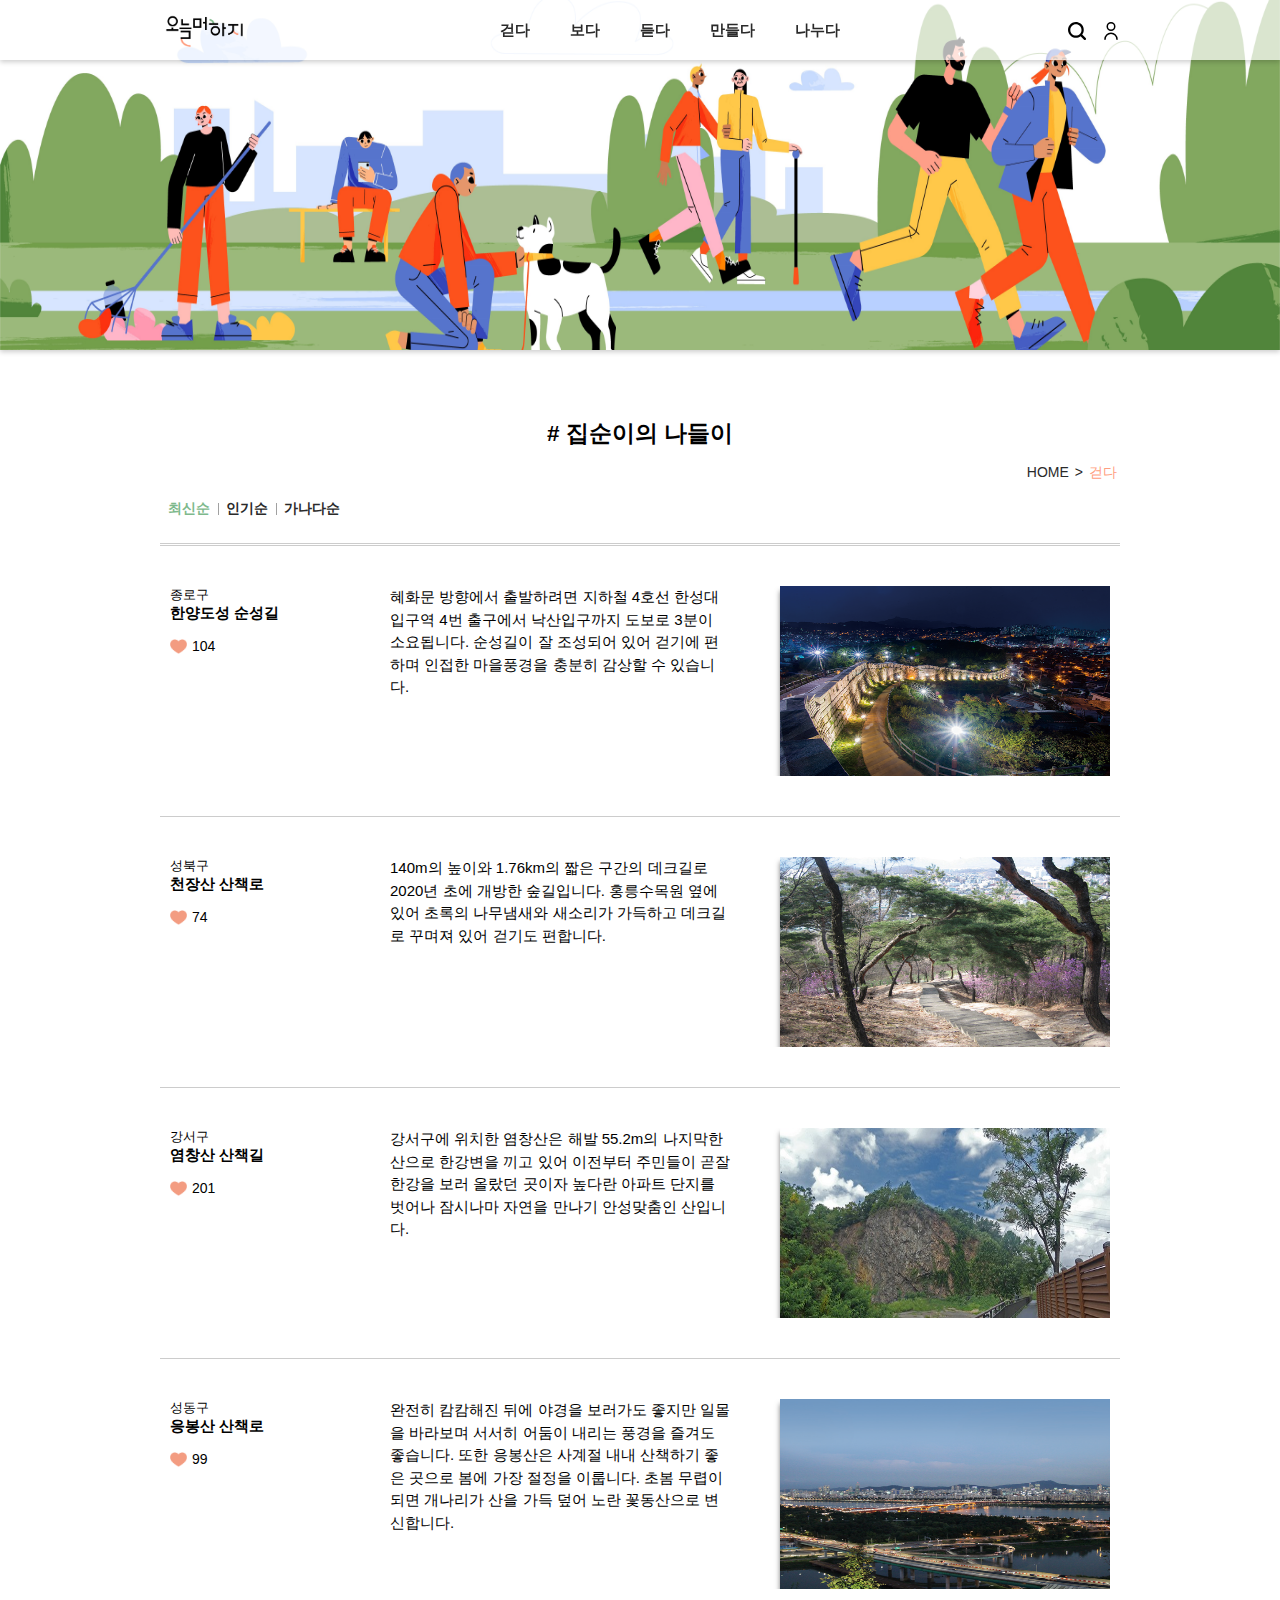
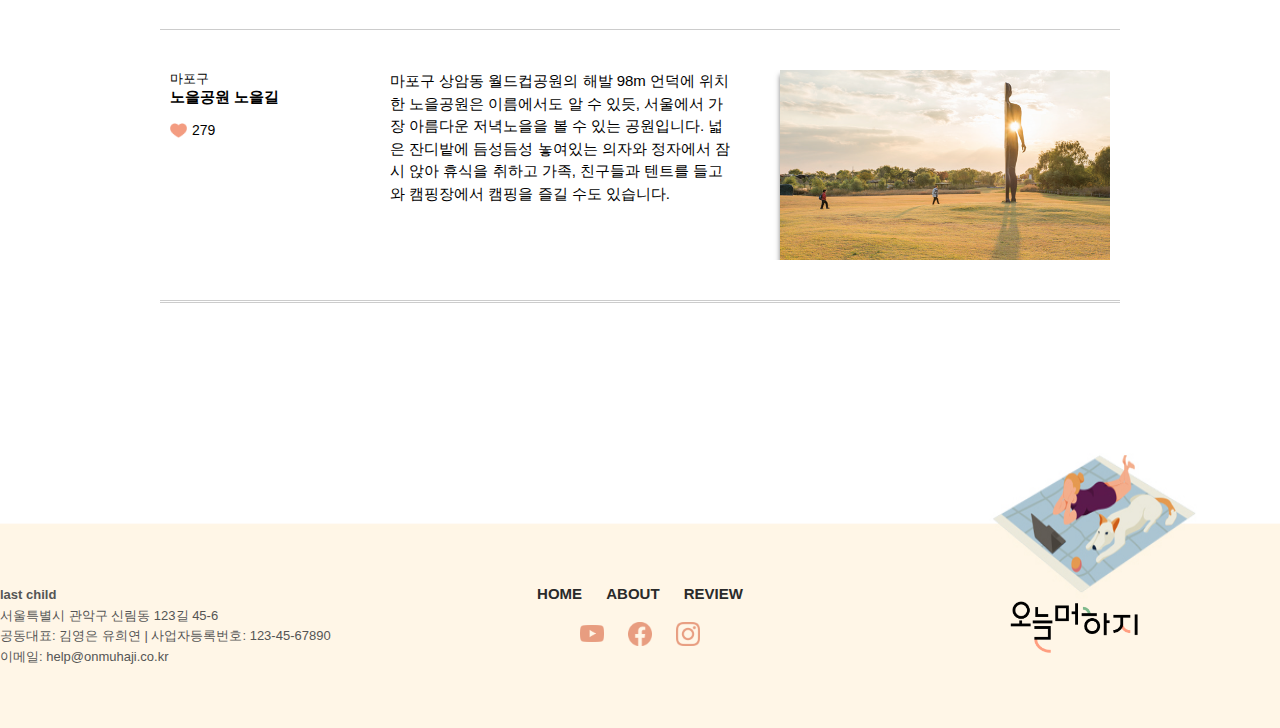
<file: walk.html>
<!DOCTYPE html>
<html lang="ko">
<head>
    <meta charset="UTF-8">
    <meta name="viewport" content="width=device-width, initial-scale=1.0">
    <title>걷다</title>
    <link rel="stylesheet" href="master.css">
</head>
<body class="walk">
    <div id="header">
        <div class="top-nav"> 
            <h1 title="오늘머하지" class="logo">
                <a href="index.html"><img src="image/logo.png" alt="오늘머하지 로고"></a>
            </h1>
            <nav class="lnb">
                <ul>
                    <li><a href="walk.html">걷다</a></li>
                    <li><a href="see.html">보다</a></li>
                    <li><a href="listen.html">듣다</a></li>
                    <li><a href="make.html">만들다</a></li>
                    <li><a href="share.html">나누다</a></li>
                </ul>
            </nav>
            <div class="btn-area">
                <ul>
                    <li class="search">
                        <a href="#"><img src="image/header-search.svg" alt="검색"></a>
                        <input type="text" class="search-input" placeholder="오늘 머하지?">
                    </li>
                    <li>
                        <a href="#"><img src="image/header-user.svg" alt="로그인" class="login_btn"></a>
                    </li>  
                </ul>         
            </div>
        </div>
    </div> <!-- header end-->
    <div id="banner">
        <img src="image/header-walk.jpg" alt="메인 베너"> 
    </div> <!-- banner end-->
    <div id="page">
        <div class="walkPage">
            <h2># 집순이의 나들이</h2>
            <div class="location">
                <ul>
                    <li><a href="index.html">HOME</a></li>
                    <li><a href="#">></a></li>
                    <li><a href="walk.html"><span>걷다</span></a></li>
                </ul>
            </div>
            <div class="tabs">
                <ul>
                    <li><a href="#"><span>최신순</span></a></li>
                    <li><a href="#">인기순</a></li>
                    <li><a href="#">가나다순</a></li>
                </ul>
            </div>            
            <ul class="walkList">
                <li>
                    <div class="listsTitle" >
                        <p class="area">종로구</p>
                        <p class="walkTitle">한양도성 순성길</p>
                        <span class="heartBox">
                            <img src="image/heart.png" alt="좋아요">104
                        </span>
                    </div>
                    <div class="listsText">
                        <p>혜화문 방향에서 출발하려면 지하철 4호선 한성대입구역 4번 출구에서 낙산입구까지 도보로 3분이 소요됩니다. 순성길이 잘 조성되어 있어 걷기에 편하며 인접한 마을풍경을 충분히 감상할 수 있습니다.</p>
                    </div>  
                    <a href="#"> 
                        <img src="image/walk-1.png" alt="한양도성 순성길" class="listsImg">
                    </a>
                </li>
                <li>
                    <div class="listsTitle">
                        <p class="area">성북구</p>
                        <p class="walkTitle">천장산 산책로</p>
                        <span class="heartBox">
                            <img src="image/heart.png" alt="좋아요">74
                        </span>
                    </div>
                    <div class="listsText">    
                        <p>140m의 높이와 1.76km의 짧은 구간의 데크길로 2020년 초에 개방한 숲길입니다. 홍릉수목원 옆에 있어 초록의 나무냄새와 새소리가 가득하고 데크길로 꾸며져 있어 걷기도 편합니다.</p>
                    </div>
                    <a href="#">
                        <img src="image/walk-2.png" alt="천장산 산책로" class="listsImg">
                    </a>
                </li>
                <li>
                    <div class="listsTitle">
                        <p class="area">강서구</p>
                        <p class="walkTitle">염창산 산책길</p>
                        <span class="heartBox">
                            <img src="image/heart.png" alt="좋아요">201
                        </span>
                    </div>
                    <div class="listsText">
                        <p>강서구에 위치한 염창산은 해발 55.2m의 나지막한 산으로 한강변을 끼고 있어 이전부터 주민들이 곧잘 한강을 보러 올랐던 곳이자 높다란 아파트 단지를 벗어나 잠시나마 자연을 만나기 안성맞춤인 산입니다. </p>
                    </div>
                    <a href="#">
                        <img src="image/walk-3.jpg" alt="염창산 산책길" class="listsImg">
                    </a>
                </li>
                <li>
                    <div class="listsTitle">
                        <p class="area">성동구</p>
                        <p class="walkTitle">응봉산 산책로</p>
                        <span class="heartBox">
                            <img src="image/heart.png" alt="좋아요">99
                        </span>
                    </div>
                    <div class="listsText">
                        <p>완전히 캄캄해진 뒤에 야경을 보러가도 좋지만 일몰을 바라보며 서서히 어둠이 내리는 풍경을 즐겨도 좋습니다. 또한 응봉산은 사계절 내내 산책하기 좋은 곳으로 봄에 가장 절정을 이룹니다. 초봄 무렵이 되면 개나리가 산을 가득 덮어 노란 꽃동산으로 변신합니다.</p>
                    </div>
                    <a href="#">
                        <img src="image/walk-4.png" alt="응봉산 산책로" class="listsImg">
                    </a>
                </li>
                <li>
                    <div class="listsTitle">
                        <p class="area">마포구</p>
                        <p class="walkTitle">노을공원 노을길</p>
                        <span class="heartBox">
                            <img src="image/heart.png" alt="좋아요">279
                        </span>
                    </div>
                    <div class="listsText">
                        <p>마포구 상암동 월드컵공원의 해발 98m 언덕에 위치한 노을공원은 이름에서도 알 수 있듯, 서울에서 가장 아름다운 저녁노을을 볼 수 있는 공원입니다. 넓은 잔디밭에 듬성듬성 놓여있는 의자와 정자에서 잠시 앉아 휴식을 취하고 가족, 친구들과 텐트를 들고 와 캠핑장에서 캠핑을 즐길 수도 있습니다.</p>
                    </div>
                    <a href="#">
                        <img src="image/walk-5.png" alt="노을공원 노을길" class="listsImg">
                    </a>
                </li>
            </ul>
        </div> <!-- walkPage end-->
    </div> <!-- page end-->
    <div id="footer">
        <div class="footer-inner">
            <div class="footer-info">
                <p class="company-name"><span>last child</span></p>
                <p class="company-address">서울특별시 관악구 신림동 123길 45-6</p>
                <p class="company-detail">공동대표: 김영은 유희연 | 사업자등록번호: 123-45-67890</p>
                <p class="company-email">이메일: help@onmuhaji.co.kr</p>
            </div>
            <div class="footer-center">
                <div class="footer-nav">
                    <ul class="footer-menu">
                        <li><a href="#">HOME</a></li>
                        <li><a href="#">ABOUT</a></li>
                        <li><a href="review.html">REVIEW</a></li>
                    </ul>
                </div>
                <div class="footer-bottom">
                    <ul class="footer-sns">
                        <li><a href="#"><img src="image/footer-icon-youtube.png" alt="유튜브 아이콘"></a></li>
                        <li><a href="#"><img src="image/footer-icon-facebook.png" alt="페이스북 아이콘"></a></li>                    
                        <li><a href="#"><img src="image/footer-icon-instagram.png" alt="인스타 아이콘"></a></li>
                    </ul>                    
                </div>
            </div>
            <div class="footer-logo-wrap">
                <img src="image/logo.png" alt="오늘머하지 로고" class="footer-logo">
            </div>
        </div> 
    </div> <!--footer end--> 
    <button id="goTop">
        <img src="image/up.svg" alt="맨위로">
    </button>   
    <div class="login-back"></div> <!-- login start-->
    <div class="login-page">
        <h3>로그인</h3>
        <form method="post">
            <div class="formsection">
                <label for="uid">아이디</label>
                <input type="text" id="uid" placeholder="아이디" size="10" maxlength="10">
            </div>
            <div class="formsection">
                <label for="upw">비밀번호</label>
                <input type="password" id="upw" placeholder="비밀번호" size="10" maxlength="15">
            </div>
            <div class="formsection">                
                <input type="submit" value="로그인">
            </div>
            <ul class="find">
                <li><a href="#">회원가입</a></li>
                <li><a href="#">아이디/비밀번호 찾기</a></li>
            </ul>
        </form>
    </div> <!-- login end-->         
    <script src="all.js"></script>
</body>
</html>
</file>
<file: master.css>
/*font style*/
*{margin:0; padding:0;}
ul{list-style:none;}
a{
    text-decoration:none; 
    color:#2a2a2a;
}
body{
    font-family:"Freesentation", Sans-serif;
    font-size:15px;
}


/*header style*/
#header{
    width: 100%; 
    height: 60px;
    background-color: rgba(255, 255, 255, 0.7);
    box-shadow: 0 2px 5px rgba(0, 0, 0, 0.2);
    position: fixed;
    top: 0;
    left: 0;
    z-index: 9999;
    transition: background-color 0.3s ease;
}
#header.scrolled{background-color: #fff;}
.top-nav{
    width: 960px;
    height: 60px;
    line-height: 60px; 
    margin: 0 auto;
}
.logo{float: left;}
.logo img{
    width: 90px;
    margin-top: 5px;
}
.lnb{margin-left: 320px;}
.lnb ul li{
    float: left;
    margin: 0 20px;
}
.lnb ul li a{font-weight: bold;}
.lnb ul li a:hover{color: #ff9e80;}
.btn-area{float: right;}
.btn-area ul li{float: left;}
.btn-area img{
    width: 18px;
    vertical-align: middle;
}
.login_btn{margin-left: 16px;}
/* search */
.search {
    position: relative;
    display: inline-block;
}
.search::after {
    content: '';
    position: absolute;
    right: 0;
    bottom: 8px;
    width: 0;
    height: 1px;
    background-color: #999;
    transform-origin: right;
    transition: width 0.5s ease;
}
.search-input{
    display: none;
    position: absolute;
    top: 30px;
    right: 40px;
    width: 100px;
    font-size: 14px;
    background-color: transparent;
    border: none;
    outline: none;
    box-shadow: none;
}
.search:hover::after{width: 800%;}
.search:hover .search-input{
    display: block;
}
/* modal style */
.login-back{
    width: 100%;
    height: 100%;
    background: rgba(0, 0, 0, 0.7);
    position: fixed;
    left: 0;
    top: 0;
    display: none;
}
.login-page{
    width: 30%;
    background: #fff;
    position: absolute;
    left: 50%;
    margin-left: -15%;
    top: 200px;
    border-radius: 10px;
    display: none;
    z-index: 1000;
}
form{
    width: 90%;
    margin: 60px auto;
}
.login-page h3{
    text-align: center;
    margin: 30px 0;
}
.formsection{
    width: 40%;
    margin: 0 auto;
    padding: 5px;
    margin-bottom: 10px;
    border: 1px solid #ccc;
    border-radius: 5px;
}
.formsection label{
    display: none;
}
.formsection input{
    outline-style: none;
    border: none;
    border-radius: 10px;
}
.login-page input[type="text"],
.login-page input[type="password"] {
    padding: 5px 2px;
    line-height: 1.4;
}
.formsection:nth-child(3){
    width: 100%;
    border-style: none;
    text-align: center;
    margin: 40px 0;
}
.formsection:nth-child(3) input[type="submit"]{
    display: inline-block;
    padding: 10px 0;
    background-color: #ff9e80;
    color: #fff;
    width: 30%;
}
.find{
    text-align: center;
    margin-top: 20px;
    padding: 0;
}
.find>li {
    display: inline-block;
    margin: 0 10px;
    list-style: none;
}
.find>li>a{
    font-size: 14px;
    padding: 0 10px;
    text-decoration: none;
}
.find>li>a:hover{color: #ff9e80;}

/* banner style */
.main #banner{
    width: 100%;
    height: 750px;
    background-color: #65a888;
}
.main #banner img {
    width: 1280px;
    height: 750px;
    display: block;
    margin: 0 auto;
    box-shadow: 0 2px 5px rgba(0, 0, 0, 0.2);
}
.walk #banner img,
.see #banner img,
.listen #banner img,
.make #banner img,
.share #banner img{
    width: 100%;
    height: 350px;
    box-shadow: 0 2px 5px rgba(0, 0, 0, 0.2);
}


/* main content 공통 */
#content{
    width: 1280px;
    margin: 0 auto;
}
.main h2{
    text-align: center;
    margin: 100px 0 65px;
}
#content h3{
    display: inline-block;
    background: #7eb98c;
    border-radius: 10px;
    color: #fff;
    padding: 9px 38px;
    margin-bottom: 20px;
}
#content p{
    white-space: pre-line;
    line-height: 1.5;
}
.content2, .content3, .content5{overflow: hidden;}
/*content1 style*/
.content1{position: relative;} /*img people1*/
.content1Img>li{
    display: inline-block;    
    margin: 0 5px;
    box-shadow: 0 2px 5px rgba(0, 0, 0, 0.5);
    vertical-align: middle;
}
.content1Img img{display: block;}
.leftListen, .rightReview{
    width: 160px; 
    height: 303px;
}
.leftMake,.rightSee{
    width: 273px; 
    height: 404px;
}
.centerWalk{
    width: 340px; 
    height: 505px;
}
/*content2-걷다 style*/
img.content2-walk{
    float: left;
    margin-right: 30px;
}
.content2-text{float: left;}
/*content3-만들다 style*/
.content3{
    position: relative;
    top: -162px;
    right: 100px;
    margin-bottom: -162px;
}
img.content3-make{    
    float: right;
    width: 448px;
    height: 580px;
}
.content3-text{
    float: right;
    text-align: right;
    margin : 455px 30px 0 0
}
/*content4-보다 style*/
.content4 {
    margin: 150px 0;
    overflow: visible; 
}
img.content4-see{
    float: right;
    width: 810px;
    height: 315px;
}
.content4-text{
    float: right;
    margin-right: 30px;
    text-align: right;
}
/*content5-듣다 style*/
.content5{margin: 0 0 100px 100px;}
img.content5-listen1{
    width: 335px;
    height: 338px;
}
img.content5-listen2{
    width: 281px;
    height: 276px;
}
.content5-img{float: left;}
.content5-listen1{margin-right: 5px;}
.content5-text{
    float: left;
    margin: 210px 0 0 30px; 
}
/*content6-일정 style*/
.content6{
    text-align: center;
    margin: 50px 0; 
}
.content6-inner{
    width: 980px;
    margin: 0 auto;
    padding:60px;
    border: 1px solid #999;
    border-radius: 25px;
    overflow: hidden;
}
/* 왼쪽 월간 일정 */
.monthSchedule{
    float: left;
    width: 50%
}
.monthSchedule .schedule-title{
    float: left;
    margin: 0 0 20px 10px;
}
.schedule-title h4{
    font-size: 18px;
    color: #7eb98c;
    line-height: 30px;
}
.iconCircle{
    width: 30px;
    vertical-align: middle;
    margin-right: 10px;
}
.monthScheduleList{float: left;}
/* 요일 및 날짜 */
p.today{
    font-size: 12px;
    background: #7eb98c;
    color: #fff;
    border-radius: 5px;
    padding: 4px;
    margin-bottom: 10px;
    display: inline-block;
    position: relative;
    top: 0;
    right: 156px;
}
.schedule-days{text-align: left;}
.schedule-days li{
    display: inline-block; 
    margin: 0 5px; 
    vertical-align: middle;
}
.schedule-days li a{
    display: inline-block;
    padding: 14px 9px;
    border: 1px solid transparent;
    border-radius: 25px;
    transition: border 0.2s ease;
}
.schedule-days li.monday a {border: 1px solid #ff9e80;}
.schedule-days:hover li.monday a{border: 1px solid transparent;}
.schedule-days li a:hover,
.schedule-days li.monday:hover a{border: 1px solid #ff9e80;}
.schedule-days li.angle a,
.schedule-days li.angle a:hover{
    border: none;
    padding: 14px 9px;
}
.schedule-days li.angle a:hover img{
    transform: scale(1.3);
    transition: transform 0.2s ease;
}
img.schedule-angle{width: 20px;}
.week, .day{
    display: block;
    text-align: center;
}
.week{padding-bottom: 24px;}
.week.saturday{color: blue;}
.week.sunday{color: red;}
/* 오른쪽 세부 일정 */
.daySchedule{
    float: right;
    width: 45%;
    margin-right: 10px;
}
.daySchedule .schedule-title{
    float: left;    
    margin-bottom: 20px;
}
.dayScheduleList ul{
    padding-left:26px;
    float: left;
}
.dayScheduleList ul li{
    list-style: disc;
    text-align: left;
    line-height: 35px;
    font-size: 15px;
}
.dayScheduleList ul li span{
    display: inline-block;
    width: 85px;
    margin-right: 20px;
}
/*content7-나누다 style*/
.content7{
    margin: 100px 0 150px 86px;
}
.review-wrap{overflow: hidden;}
.left-image{
    float: left;
    margin-right: 15px;
}
.left-image img{
    width: 500px;
    height: 324px;
    display: block;
}
.right-reviews{
    float: left;
    width: 48%;
}
.review-box{
    overflow: hidden;
    margin-bottom: 15px;
}
.review-box .content7-img{
    float: left;
    width: 210px;
    height: 155px;
    margin-right: 15px;
}
.review-text p{
    margin-top: 5px;
    font-size: 14px;
    color: #555;
    line-height: 1.6 !important;
}
/* main img hover */
.main img{transition: transform 0.3s ease;}
.main img:hover{transform: scale(1.02);}
.main .top-nav img,
.main #banner img,
.main .content6 img,
.main #footer img,
.main img.people1,
.main img.people2,
.main img.people3{
    transition: none;
    transform: none;
}
/* small people img */
.people1{
    width: 100px;
    position: absolute;
    bottom: -30px;
    left: 430px;
}
.people2{
    width: 60px;
    position: relative;    
    top: 295px;
    left: 40px;
}
.people3{
    width: 100px;
    position: relative;
    top: 100px;
    left: 400px;
}


/* page 공통 */
#page{
    width: 960px;
    height: 100%;    
    margin: 0 auto 150px;
    overflow: hidden;
}
#page h2{
    text-align: center;
    margin: 65px 0 15px 0;
}
/* location, tabs style */
.tabs,
.location{font-size: 14px;}
.location{
    font-size: 14px;
    text-align: right;
}
.location>ul{display: inline-block;}
.location>ul>li{
    float: left;
    margin: 0 3px;
}
.location>ul>li>a>span{color: #ff9e80;}
.tabs{
    margin: 15px 0 25px 0;
    overflow: hidden;
}
.tabs>ul>li{
    float: left;
    margin: 0 8px;   
}
.tabs>ul>li>a{
    font-weight: 700;
    position: relative;
}
.tabs>ul>li>a::before{
    content: ' ';
    width: 1px;
    height: 12px;
    background: #a1a1a1;
    position: absolute;
    left: -8px;
    top: 3px;
}
.tabs>ul>li:first-child>a:before{width: 0;}
.tabs>ul>li>a>span{color: #7eb98c;}


/* walkPage style */
.walkList li{
    padding: 40px 10px;
    border-top: 1px solid #ccc;
}
.walkList a{
    display: block;
    overflow: hidden;
}
.listsTitle{
    float: left;
    width: 220px;
}
.listsText{
    float: left;
    width: 340px;
    line-height: 1.5;
}
.walkList .listsImg{
    float: right;  
    width: 330px;
    height: 190px;
    box-shadow: 0 5px 5px rgba(0, 0, 0, 0.5);  
}
.walkList li:first-child{
    border-top: 3px double #ccc;
}
.walkList li:last-child{
    border-bottom: 3px double #ccc;
}
/* listsTitle */
p.area{
    font-size: 13px;
}
p.walkTitle{
    font-weight: 700;
}
/* heartBox */
.heartBox {
    display: inline-block;
    font-size: 14px;
    vertical-align: middle;
    margin-top: 15px;
}
.heartBox img{
    width: 17px;
    height: auto;
    vertical-align: text-bottom;
    margin-right: 5px;
}
.walk a img{transition: transform 0.3s ease;}
.walk a:hover img{transform: scale(1.02);}


/* seePage style */
.seeList{
    margin-left: 10px;
}
.photoGallery{
    margin: 0 10px;
    overflow: hidden;
}
.seePage .thumnail{
    float: left;
    margin: 0 30px 60px 0;
}
.seePage .thumnail:nth-child(3n){margin-right: 0;}
.seePage .thumnail img{
    width: 289px;
    height: 411px;
    display: block;
    box-shadow: 0 2px 5px rgba(0, 0, 0, 0.3);
}
.box-wrap{
    text-align: right;
    margin-right: -1px;
    margin-top: 5px;
}
.box1, .box2{
    width: 46px;
    height: 18px;
    display: inline-block;
    padding: 2px;
    text-align: center;
    color: #fff;
    margin: 6px 0 6px 0;
    font-size: 13px;
}
.box1{background-color: #ff9e80;}
.box2{background-color: #7eb98c;}
.seePage .thumnail .thumnailTitle{
    font-size: 16px;
    word-spacing: -3px;
    font-weight: 700;
}
.seePage .thumnail .thumnailDay{
    font-weight: 500;
    font-size: 15px;
    color: #666;
    margin-bottom: 36px;
}
.see img{transition: transform 0.3s ease;}
.see a:hover img{transform: scale(1.01);}


/* listenpage style */
.listenItem{
    padding: 40px 10px;
    border-top: 1px solid #ccc;
}
.listenItem:first-child{
    border-top: 3px double #ccc;
}
.listenItem:last-child{
    border-bottom: 3px double #ccc;
}
.listImg{
    float: left;
    width: 500px;
    display: block;
    box-shadow: 0 2px 5px rgba(0, 0, 0, 0.3);
}
.listInfo{
    margin-left: 570px;
}
ul.infoList{
    border: none !important;
    font-size: 13px;
}
.infoTitle{
    font-weight: 700;
    margin-bottom: 15px;
}
.infoList span{
    display: inline-block;
    width: 90px;
    padding: 6px 0;
    border-top: 1px solid #efefed;
    vertical-align: middle;
}
.infoList li:last-child span {
    border-bottom: 1px solid #efefed;
}
.infoList span:first-of-type {
    margin-right: 50px;
}
.listen a img{transition: transform 0.3s ease;}
.listen a:hover img{transform: scale(1.02);}



/* makeList layout */
.makeList{
    width: 960px;
    margin-left: 10px;
}
.makeLeft,
.makeCenter,
.makeLight {
    float: left;
    width: 300px;
}
.makeCenter {
    margin: 0 30px;
}
.makePage .thumnail {
    margin-bottom: 40px;
}
.thumnail img{
    box-shadow: 0 2px 5px rgba(0, 0, 0, 0.3);
}
.short img,
.long img {
    width: 100%;
    object-fit: cover;
}
.makePage .thumnail .title {
    font-size: 18px;
    font-weight: 700;
    margin: 10px 0 3px;
}
.makePage .thumnail p:not(.title) {
    font-size: 15px;
    font-weight: 500;
    color: #666;
}
.make a img{transition: transform 0.3s ease;}
.make a img:hover{transform: scale(1.02);}


/* shareList style */
.sharePage .thumnail{
    float: left;
    margin: 0 40px 40px 0;
    position: relative;
}
.sharePage .thumnail:nth-child(3n){
    margin-right: 0;
}
.sharePage .thumnail img{
    width: 285px;
    height: 360px;
    border-radius: 25px;   
    display: block;
    box-shadow: 0 2px 5px rgba(0, 0, 0, 0.3);
}
.sharePage .overlay{
    position: absolute;
    top: 0;
    left: 0;
    width: 100%;
    height: 100%;
    background-color: rgba(0, 0, 0, 0.5);
    border-radius: 25px;
    color: #fff;
    opacity: 0;
    transition: opacity  0.2s ease;
    overflow: hidden;
    padding: 40px 20px 0 35px;
    box-sizing: border-box;
}
.sharePage .thumnail:hover .overlay {opacity: 1;}
.media{margin: 13px 0 37px;}
.media li{
    float: left;
    margin-right: 23px;
}
.media img{
    width: 18px !important;
    height: auto !important;
    vertical-align: middle !important;
    display: inline-block !important;
    margin-right: 5px !important;
    border-radius: 0 !important;
}
.overlay p{white-space: pre-line}


/* goTop */
#goTop{
    position: fixed;
    bottom: 210px;
    right: 40px;
    background: none;
    border: none;
    cursor: pointer;
    display: none;
}
#goTop img{
    width: 40px;
    height: auto;
    opacity: 0.5;
}
#goTop:hover img{opacity: 1;}


/*footer style*/
#footer{
    position: relative;
    height: 275px;
    background: #fffaf0 url(image/footer-img.jpg) no-repeat right top / 100% 100%;
    overflow: hidden;
}
.footer-inner{
    width: 1280px;
    margin: 0 auto;
    position: absolute;
    bottom: 60px;
    left: 0;
    right: 0;
}
.footer-info{
    float: left;
    width: 33%;
    font-size: 13px;
    color: #555;
    line-height: 1.6;
}
.footer-info span{
    font-weight: 700;
}
.footer-center{
    width: 33%;
    margin: 0 auto;
    text-align: center;
}
.footer-menu{margin-bottom: 20px;}
.footer-menu li, 
.footer-sns li{
    display: inline-block;
    margin: 0 10px;
}
.footer-menu li a{font-weight: bold;}
.footer-sns img{
    width: 24px;
    vertical-align: middle;
}
.footer-logo-wrap{
    position: absolute;
    bottom: 0;
    right: 130px;
}
.footer-logo{width: 150px;}
</file>
